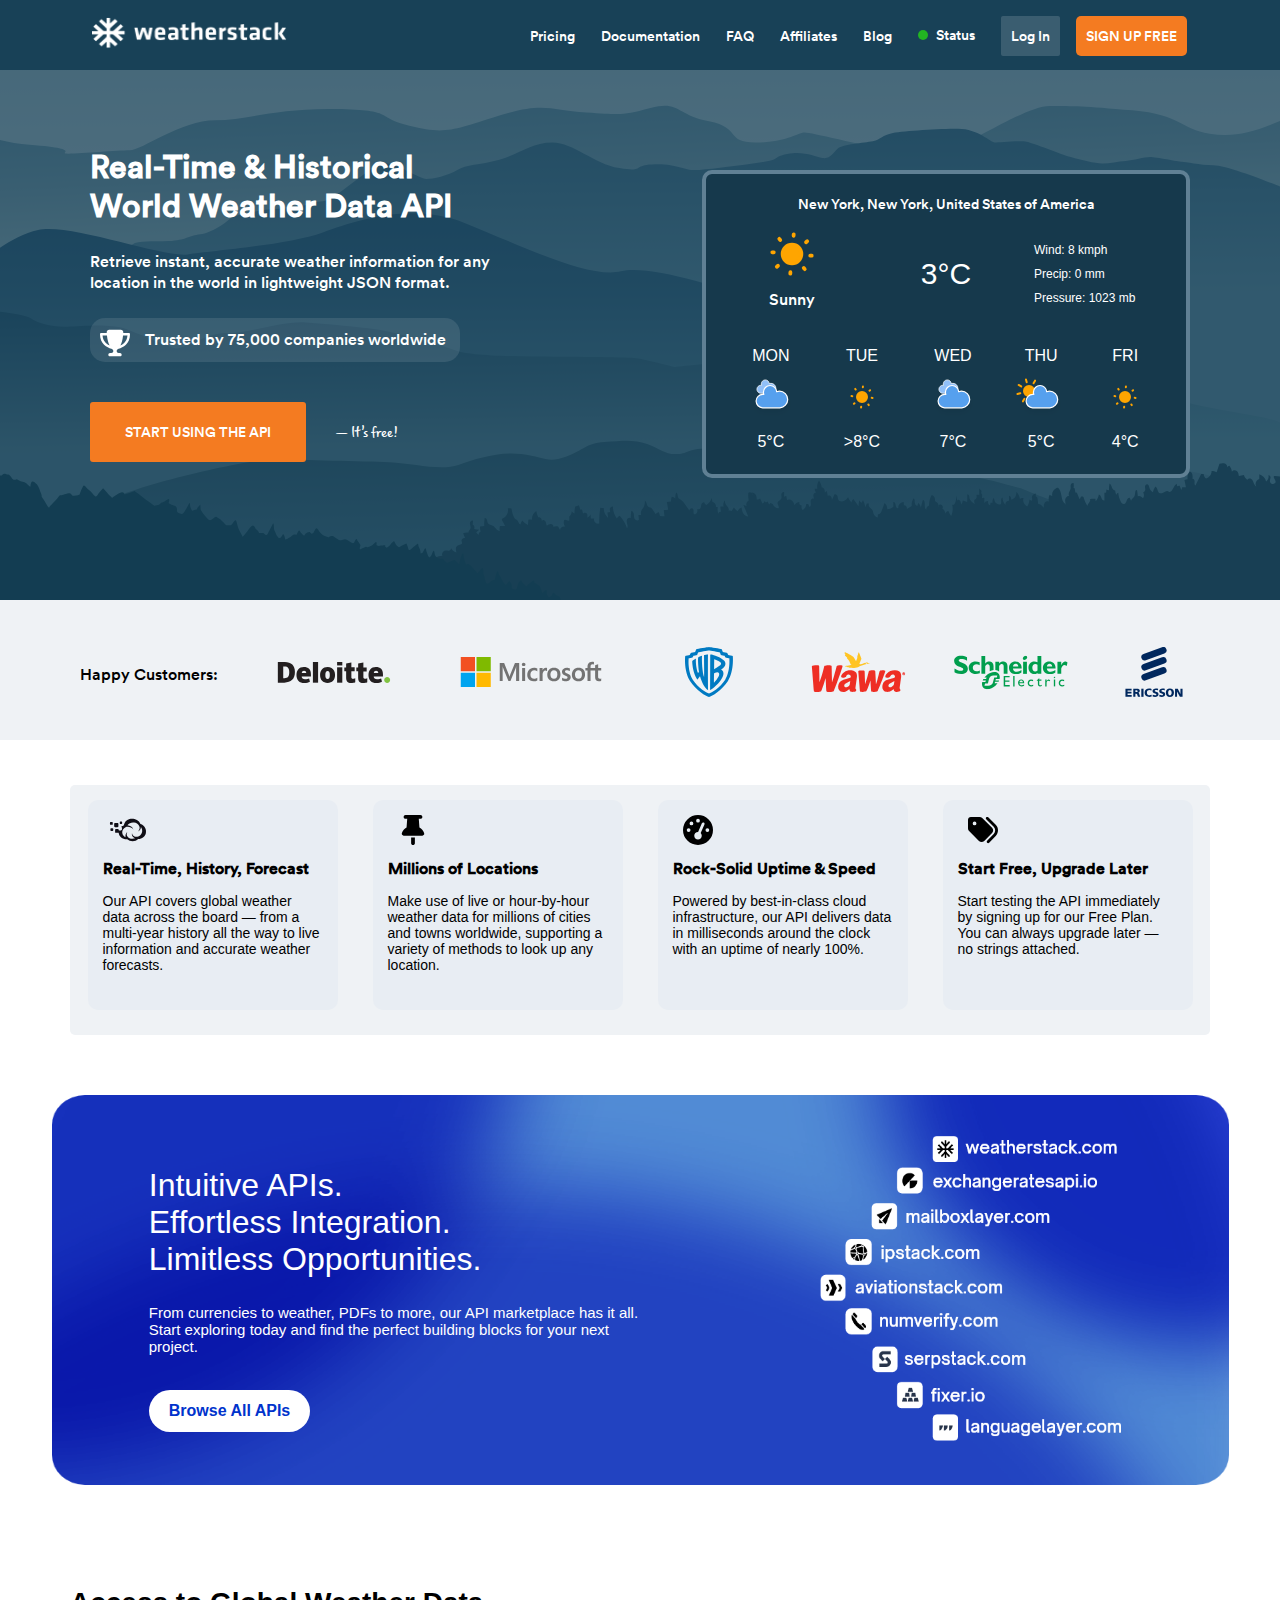
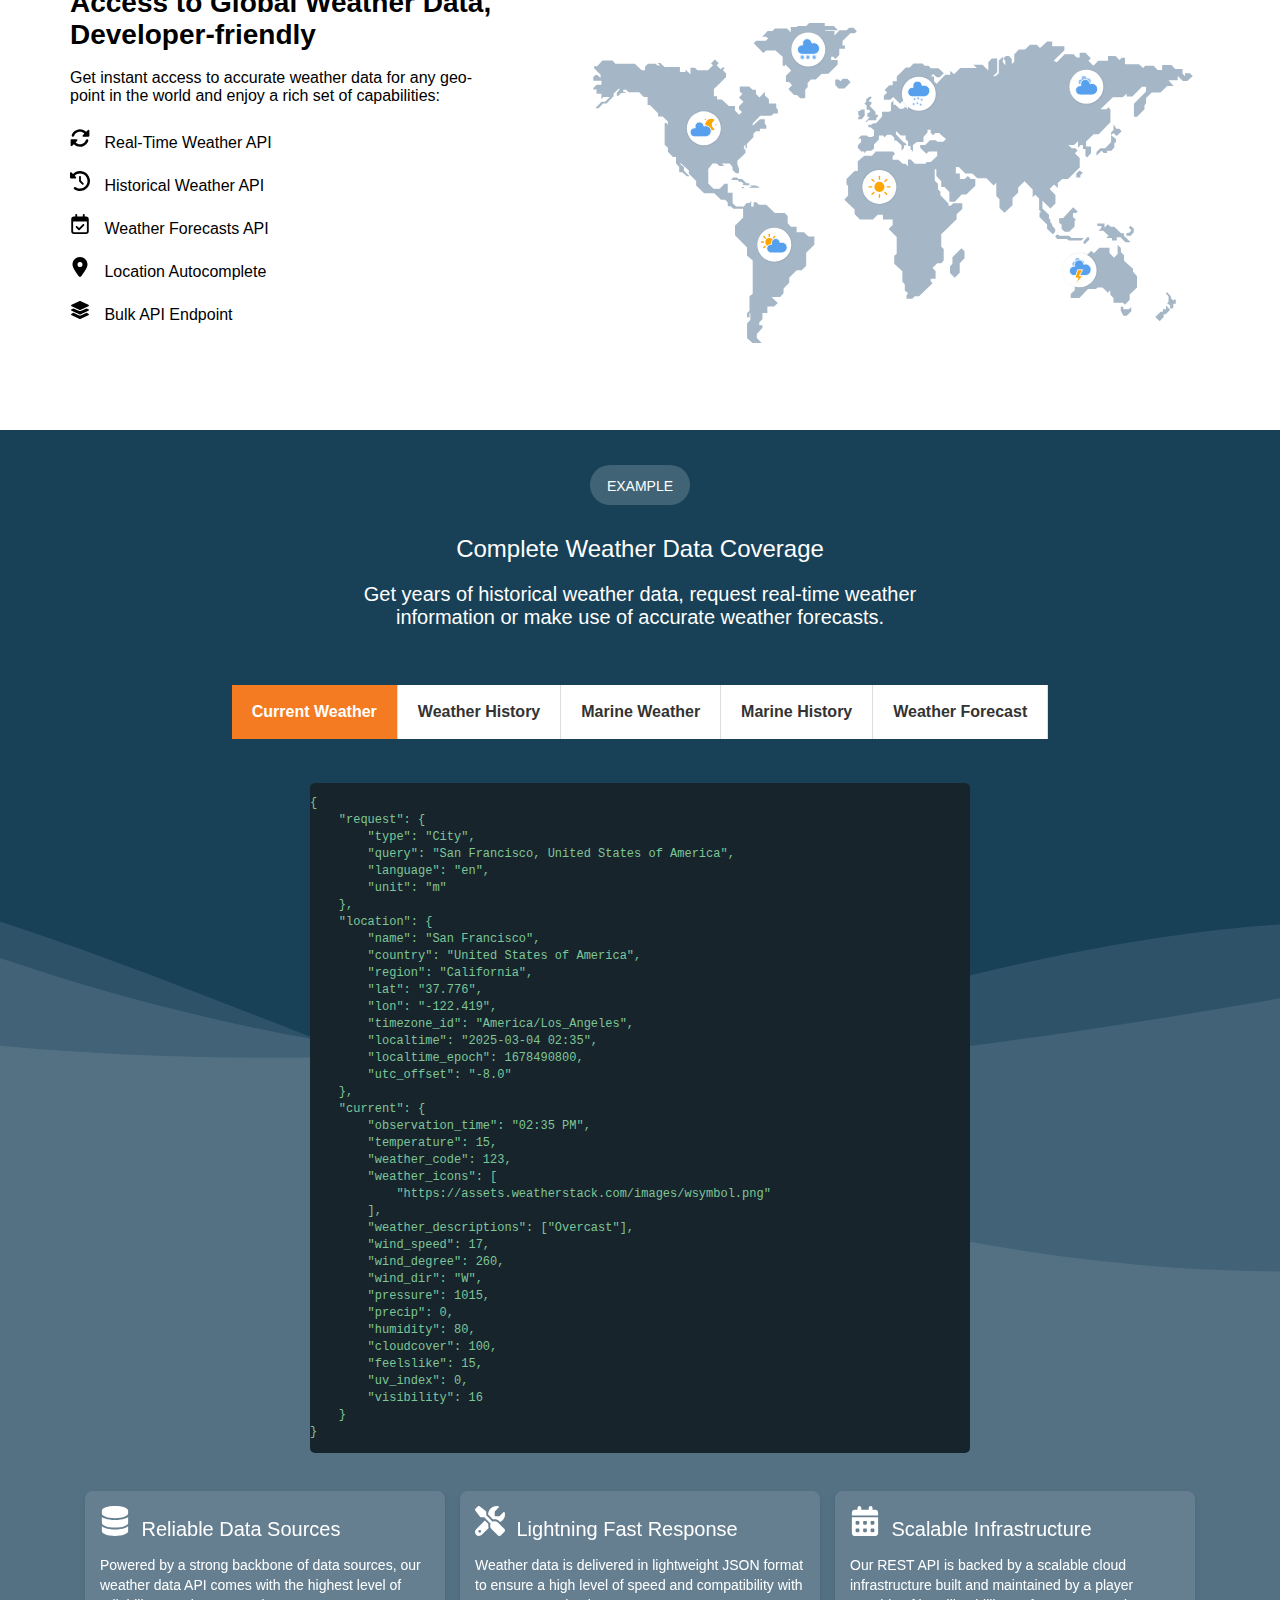
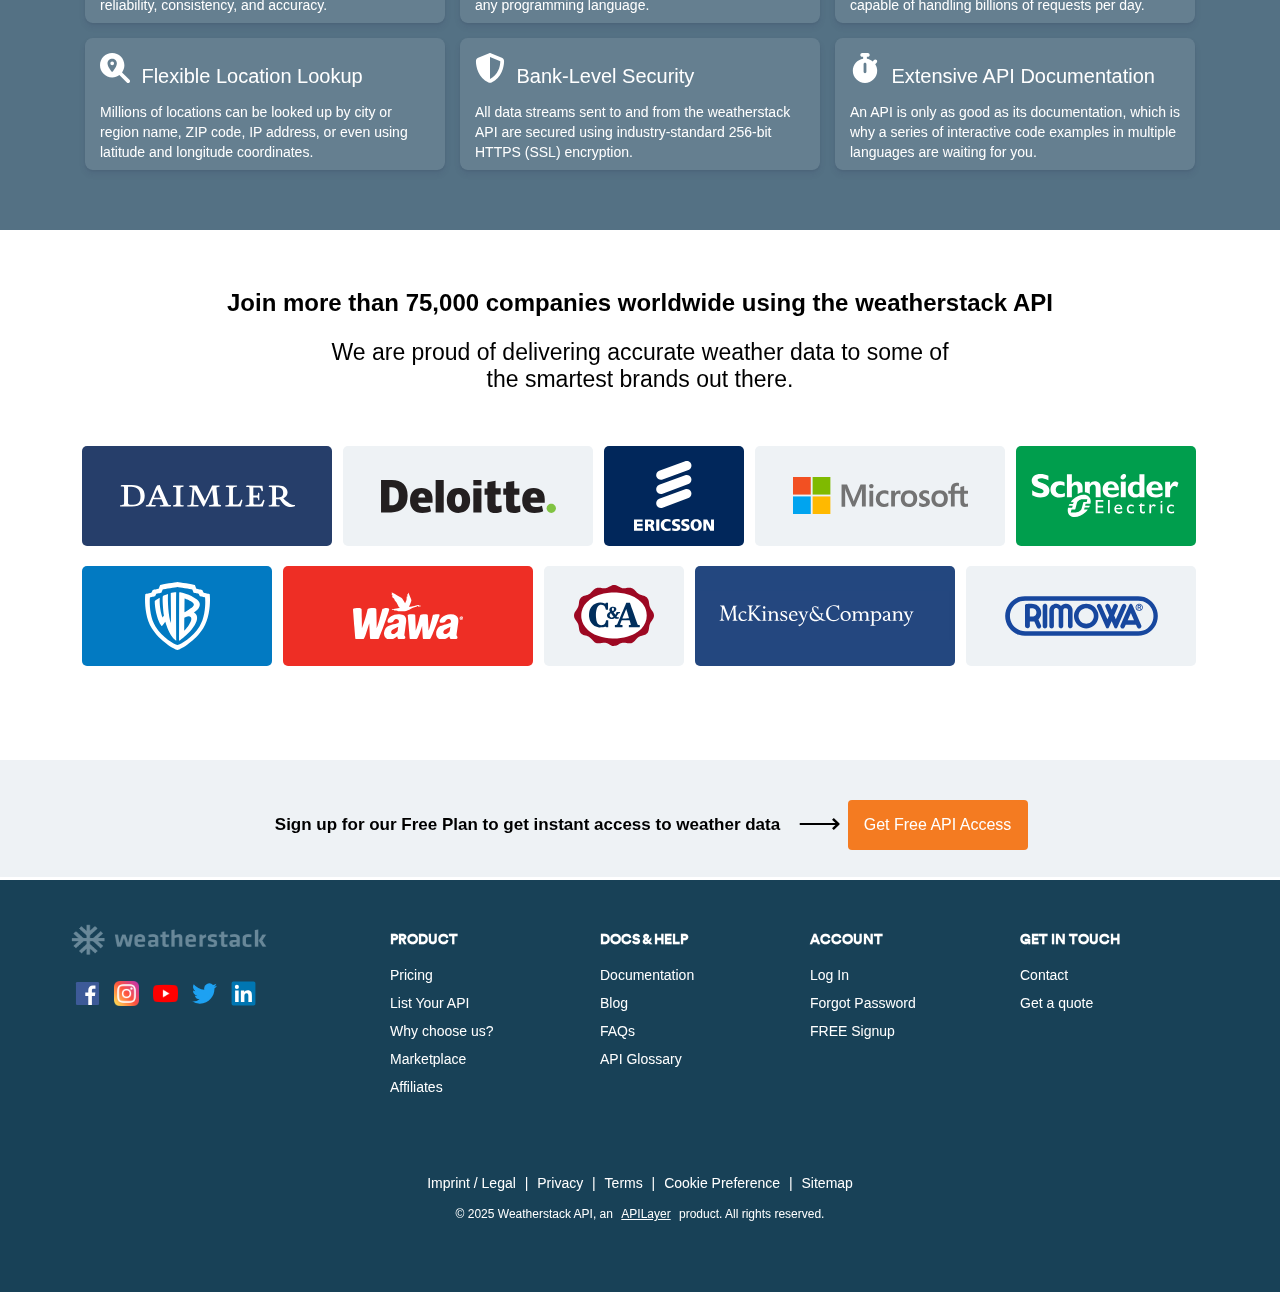
<file: index.html>
<!DOCTYPE html>
<html lang="en">
<head>
    <meta charset="UTF-8">
    <meta name="viewport" content="width=device-width, initial-scale=1.0">
    <title>weatherstack</title>
    <link rel="stylesheet" href="./style/header.css">
    <link rel="stylesheet" href="./style/section-1.css">
    <link rel="stylesheet" href="./style/general.css">
    <link rel="stylesheet" href="./style/section-2&3.css">
    <link rel="stylesheet" href="./style/section-4.css">
    <link rel="stylesheet" href="./style/section_5.css">
    <link rel="stylesheet" href="./style/section-6.css">
    <link rel="stylesheet" href="./style/section-7.css">
    <link rel="stylesheet" href="./style/footer.css">
</head>
<body>
    <header>
        <div class="header-container">
            <div>
                <a href="./index.html"><img class="head-Website-Logo" src="./image/weatherstack_logo_white.png" alt="Website Logo"></a>
            </div>
            <ul class="header_nav">
                <li><a href="./pringcingPage.html">Pricing</a></li>
                <li><a href="https://weatherstack.com/documentation">Documentation</a></li>
                <li><a href="https://weatherstack.com/faq">FAQ</a></li>
                <li><a href="https://affiliate.weatherstack.com/">Affiliates</a></li>
                <li><a href="https://blog.weatherstack.com/">Blog</a></li>
                <li><div class="section-1-status">
                    <div class="section-1-status-dot"></div>
                    <a href="https://status.weatherstack.com/">Status</a>
                    </div></li>
                <li><a href="https://weatherstack.com/login" class="section-1-button-login">Log In</a></li>
                <li><a href="https://weatherstack.com/signup/free"  class="section-1-buttons-signup">SIGN UP FREE</a></li>
            </ul>
        </div>
   </header>

    <main>
        <section class="section-1">
         <div class="section-1-content-container">
            <div class="section-1-content">
                <div class="info">
                    <h2>Real-Time & Historical World Weather Data API</h2>
                    <p>Retrieve instant, accurate weather information for any location in the world in lightweight JSON format.</p>
                    <div class="number_customers">
                        <img class="trophy-icon" src="./image/icon/trophy-solid.svg" alt="trophy-icon">
                        <p class="number_customers_text">Trusted by 75,000 companies worldwide</p>
                    </div>
                    <div>
                        <a title="Create a free weather data API account" href="https://weatherstack.com/signup/free" class="section-1-button">START USING THE API</a>
                        <span class="friendly">— It’s free!</span>
                    </div>
                </div>

                <div class="weather_animated">
                    <div class="location">New York, New York, United States of America</div>
                    <div class="current_weather">
                        <div class="current-container">
                            <div class="current_icon"><img src="./image/weather_icon_full_sun.svg" alt=""></div>
                            <div class="current_weather_discription">Sunny</div>
                        </div>
                        <div >
                            <div class="current_temperature">3°C</div>
                        </div>
                        <div class="current_discription">
                            <div class="current_wind_speed">Wind: 8 kmph</div>
                            <div class="current_precip">Precip: 0 mm</div>
                            <div class="current_pressure">Pressure: 1023 mb</div>
                        </div>
                    </div>

                    <div class="section-1-forecast">
                        <div class="section-1-day">MON<img class="forecast-icon" src="./image/icon/weather_icon_full_clouds.svg" alt=" ">5°C</div>
                        <div class="section-1-day">TUE<img class="forecast-icon" src="./image/icon/weather_icon_full_sun.svg" alt=" ">>8°C</div>
                        <div class="section-1-day">WED<img class="forecast-icon" src="./image/icon/weather_icon_full_clouds.svg" alt=" ">7°C</div>
                        <div class="section-1-day">THU<img class="forecast-icon" src="./image/icon/weather_icon_partly_cloudy.svg" alt=" ">5°C</div>
                        <div class="section-1-day">FRI<img class="forecast-icon" src="./image/icon/weather_icon_full_sun.svg" alt=" ">4°C</div>
                    </div>
                </div>
            </div>
        </div>
    </section>

       <section class="section-2">
            <div class="customer-container">
                <ul class="customers">
                    <li class="customer-word">Happy Customers:</li>
                    <li><img class="section-2-deloitte" src="./image/client_deloitte.svg" alt="Deloitte"></li>  
                    <li><img class="section-2-microsoft" src="./image/client_microsoft.svg" alt="Microsoft"></li>
                    <li><img class="section-2-warnerbros" src="./image/client_warnerbros.svg" alt="Warner Bros"></li>
                    <li><img class="section-2-wawa" src="./image/client_wawa.svg" alt="Wawa"></li>
                    <li><img class="section-2-schneider" src="./image/client_schneider.svg" alt="Schneider Electric"></li>
                    <li><img class="section-2-ericsson" src="./image/client_ericsson_2.svg" alt="Ericsson"></li>
                </ul>
            </div>
        </section>

            <section class="section-3">
                    <div class="section-3-features">
                        <div class="section-3-feature-card">
                            <span class="section-3-icon">
                                <img class="cloud-icon" src="./image/icon/cloudversify-brands.svg" alt="cloud icon">
                            </span>
                            <h4>Real-Time, History, Forecast</h4>
                            <p>Our API covers global weather data across the board — from a multi-year history all the way to live information and accurate weather forecasts.</p>
                        </div>
                        <div class="section-3-feature-card">
                            <span class="section-3-icon"><img class="cloud-icon" src="./image/icon/thumbtack-solid.svg" alt="cloud icon"></span>
                            <h4>Millions of Locations</h4>
                            <p>Make use of live or hour-by-hour weather data for millions of cities and towns worldwide, supporting a variety of methods to look up any location.</p>
                        </div>
                        <div class="section-3-feature-card">
                            <span class="section-3-icon"><img class="cloud-icon" src="./image/icon/gauge-high-solid.svg" alt="cloud icon"></span>
                            <h4>Rock-Solid Uptime & Speed</h4>
                            <p>Powered by best-in-class cloud infrastructure, our API delivers data in milliseconds around the clock with an uptime of nearly 100%.</p>
                        </div>
                        <div class="section-3-feature-card">
                            <span class="section-3-icon"><img class="cloud-icon" src="./image/icon/tags-solid.svg" alt="cloud icon"></span>
                            <h4>Start Free, Upgrade Later</h4>
                            <p>Start testing the API immediately by signing up for our Free Plan. You can always upgrade later — no strings attached.</p>
                        </div>
                    </div>
                </div>
        </section>
    
        <section class="section-4">
            <div class="section-4-container">
                <div class="section-4-content">
                    <h2>Intuitive APIs.<br>Effortless Integration.<br>Limitless Opportunities.</h2>
                    <p>From currencies to weather, PDFs to more, our API marketplace has it all.
                       Start exploring today and find the perfect building blocks for your next project.</p>
                    <a href="https://apilayer.com/?utm_source=weatherstackBanner&utm_medium=Referral" target="_blank" class="section-4-button">Browse All APIs</a>
                </div>
                <div class="new_logo"><img src="./image/new-logo.png" alt="new logo of the page"></div>
            </div>
        </section>

        <section class="section-5">
            <div class="section-5-container">
                <div class="text-section">
                    <h4>Access to Global Weather Data, <br> Developer-friendly</h4>
                    <p>Get instant access to accurate weather data for any geo-point in the world and enjoy a rich set of capabilities:</p>
                    <ul class="section-5-features">
                        <li><img src="./image/icon/rotate-solid.svg" alt="Real-Time Weather API"> Real-Time Weather API</li>
                        <li><img src="./image/icon/clock-rotate-left-solid.svg" alt="Historical Weather API"> Historical Weather API</li>
                        <li><img src="./image/icon/calendar-check-regular.svg" alt="Weather Forecasts API"> Weather Forecasts API</li>
                        <li><img src="./image/icon/location-dot-solid.svg" alt="Location Autocomplete"> Location Autocomplete</li>
                        <li><img src="./image/icon/layer-group-solid.svg"> Bulk API Endpoint</li>
                    </ul>
                </div>
                <div class="world_map_section">
                    <img class="world_map" src="./image/world_map_vector.svg" alt="World Map">
                </div>
            </div>
        </section>

    <section class="section-6">
        <div class="section-6-big-container"> 
            <div class="section-6-container">
                <div class="section-6-button-container">
                    <button class="section-6-example_button">EXAMPLE</button>
                </div>
                <div class="section-6-header">Complete Weather Data Coverage</div>
                <div class="section-6-sub-header">Get years of historical weather data, request real-time weather <br>information or make use of accurate weather forecasts.</div>
            
                <div class="section-6-tabs-wrapper">
                <ul class="section-6-tabs">
                    <li><a href="#current" class="tab active">Current Weather</a></li>
                    <li><a href="#history" class="tab">Weather History</a></li>
                    <li><a href="#marine-weather" class="tab">Marine Weather</a></li>
                    <li><a href="#marine-history" class="tab">Marine History</a></li>
                    <li><a href="#forecast" class="tab">Weather Forecast</a></li>
                </ul>
                </div> 
            
                <div class="section-6-code-block">
                    <pre id="weather-data">
{
    "request": {
        "type": "City",
        "query": "San Francisco, United States of America",
        "language": "en",
        "unit": "m"
    },
    "location": {
        "name": "San Francisco",
        "country": "United States of America",
        "region": "California",
        "lat": "37.776",
        "lon": "-122.419",
        "timezone_id": "America/Los_Angeles",
        "localtime": "2025-03-04 02:35",
        "localtime_epoch": 1678490800,
        "utc_offset": "-8.0"
    },
    "current": {
        "observation_time": "02:35 PM",
        "temperature": 15,
        "weather_code": 123,
        "weather_icons": [
            "https://assets.weatherstack.com/images/wsymbol.png"
        ],
        "weather_descriptions": ["Overcast"],
        "wind_speed": 17,
        "wind_degree": 260,
        "wind_dir": "W",
        "pressure": 1015,
        "precip": 0,
        "humidity": 80,
        "cloudcover": 100,
        "feelslike": 15,
        "uv_index": 0,
        "visibility": 16
    }
}
                    </pre>
                </div>
            </div>
            <div class="section-6-feature-container">
            <div class="section-6-feature">
                <div class="section-6-feature-card">
                    <span><img src="./image/icon/pricing/10-1.svg" alt=" "></span>
                    <b>Reliable Data Sources</b>
                    <p>Powered by a strong backbone of data sources, our weather data API comes with the highest level of reliability, consistency, and accuracy.</p>
                </div>
                <div class="section-6-feature-card">
                    <span><img src="./image/icon/pricing/11-1.svg" alt=" "></span>
                    <b>Lightning Fast Response</b>
                    <p>Weather data is delivered in lightweight JSON format to ensure a high level of speed and compatibility with any programming language.</p>
                </div>
                <div class="section-6-feature-card">
                    <span><img src="./image/icon/pricing/5-1.svg" alt=" "></span>
                    <b>Scalable Infrastructure</b>
                    <p>Our REST API is backed by a scalable cloud infrastructure built and maintained by a player capable of handling billions of requests per day.</p>
                </div>
                <div class="section-6-feature-card">
                    <span><img src="./image/icon/pricing/3-1.svg" alt=" "></span>
                    <b>Flexible Location Lookup</b>
                    <p>Millions of locations can be looked up by city or region name, ZIP code, IP address, or even using latitude and longitude coordinates.</p>
                </div>
                <div class="section-6-feature-card">
                    <span><img src="./image/icon/pricing/4-1.svg" alt=" "></span>
                    <b>Bank-Level Security</b>
                    <p>All data streams sent to and from the weatherstack API are secured using industry-standard 256-bit HTTPS (SSL) encryption.</p>
                </div>
                <div class="section-6-feature-card">
                    <span><img src="./image/icon/pricing/6-1.svg" alt=" "></span>
                    <b>Extensive API Documentation</b>
                    <p>An API is only as good as its documentation, which is why a series of interactive code examples in multiple languages are waiting for you.</p>
                </div>
            </div>
        </div>
        </div> 
    </section>

    <section class="section-7">
        <div class="section-7-container">
            <h2>Join more than 75,000 companies worldwide using the weatherstack API</h2>
            <p>We are proud of delivering accurate weather data to some of <br>the smartest brands out there.</p>
        
            <ul class="section-7-logos">
                <li class="daimler"></li>
                <li class="deloitte"></li>
                <li class="ericsson"></li>
                <li class="microsoft"></li>
                <li class="schneider"></li>
                <li class="warnerbros"></li>
                <li class="wawa"></li>
                <li class="canda"></li>
                <li class="mckinsey"></li>
                <li class="rimowa"></li>
            </ul>
        </div>
        <div class="section-7-signup-container">
            <div class="section-7-signup">
                <div class="section-7-signup-text">Sign up for our Free Plan to get instant access to weather data </div>
                <div class="section-7-arrow">&longrightarrow;</div>
                <div><a href="https://weatherstack.com/signup/free" class="section-7-button">Get Free API Access</a></div>
            </div>

        </div>
    </section>
</main>

    <footer class="footer">
        <div class="footer-container">
            <div class="footer-logo">
                <div><a href="./index.html"><img class="footer-Website-Logo" src="./image/weatherstack_logo_footer.png" alt="Website Logo"></a>
                </div>
                <div class="social-icons">
                    <a href="https://www.facebook.com/APILayer/" target="_blank"><img src="./image/facebook-original.svg" alt="Facebook"></a>
                    <a href="https://www.instagram.com/apilayer/" target="_blank"><img src="./image/instagram.png" alt="Instagram"></a>
                    <a href="https://www.youtube.com/channel/UCwDncja3klyMhkKXWV1zoNQ" target="_blank"><img src="./image/youtube.png" alt="YouTube"></a>
                    <a href="https://x.com/apilayer/" target="_blank"><img src="./image/twitter-original.svg" alt="Twitter"></a>
                    <a href="https://www.linkedin.com/authwall?trk=ripf&trkInfo=AQESw3_dz9mOEAAAAYMMykyAXLrKWTKL3Q6geO69ZLgKpP17rEgX7iUGjaigeEGynL1Rie-9w6to3tGsRihPBx-uPO7pGgRqEJ4FblxJDHlbg_VON-P_QB1Wzu_fRjrA8auiqyg=&original_referer=https://apilayer.com/&sessionRedirect=https%3A%2F%2Fwww.linkedin.com%2Fcompany%2Fapilayer%2F" target="_blank"><img src="./image/linkedin-original.svg" alt="LinkedIn"></a>
                </div>
            </div>

            <div class="footer-links">
                <div class="footer-column">
                    <h4>PRODUCT</h4>
                    <a href="#">Pricing</a>
                    <a href="#">List Your API</a>
                    <a href="#">Why choose us?</a>
                    <a href="#">Marketplace</a>
                    <a href="#">Affiliates</a>
                </div>
                <div class="footer-column">
                    <h4>DOCS & HELP</h4>
                    <a href="#">Documentation</a>
                    <a href="#">Blog</a>
                    <a href="#">FAQs</a>
                    <a href="#">API Glossary</a>
                </div>
                <div class="footer-column">
                    <h4>ACCOUNT</h4>
                    <a href="#">Log In</a>
                    <a href="#">Forgot Password</a>
                    <a href="#">FREE Signup</a>
                </div>
                <div class="footer-column">
                    <h4>GET IN TOUCH</h4>
                    <a href="#">Contact</a>
                    <a href="#">Get a quote</a>
                </div>
            </div>
        </div>

        <div class="footer-bottom">
            <a href="https://www.ideracorp.com/legal/APILayer" target="_blank">Imprint / Legal</a> |
            <a href="https://www.ideracorp.com/Legal/PrivacyPolicy" target="_blank">Privacy</a> | 
            <a href="https://www.ideracorp.com/legal/APILayer#tabs-2" target="_blank">Terms</a> |
            <a href="https://www.ideracorp.com/en/legal/privacypolicy" target="_blank">Cookie Preference</a> |
            <a href="https://weatherstack.com/sitemap.php">Sitemap</a>
            <br><br>
            <div class="last-p">© 2025 Weatherstack API, an <a href="https://apilayer.com/"><u>APILayer</u></a> product. All rights reserved.</div>
        </div>
    </footer>
<script src="./javascriptForWeather.js"></script>
</body>
</html>
</file>
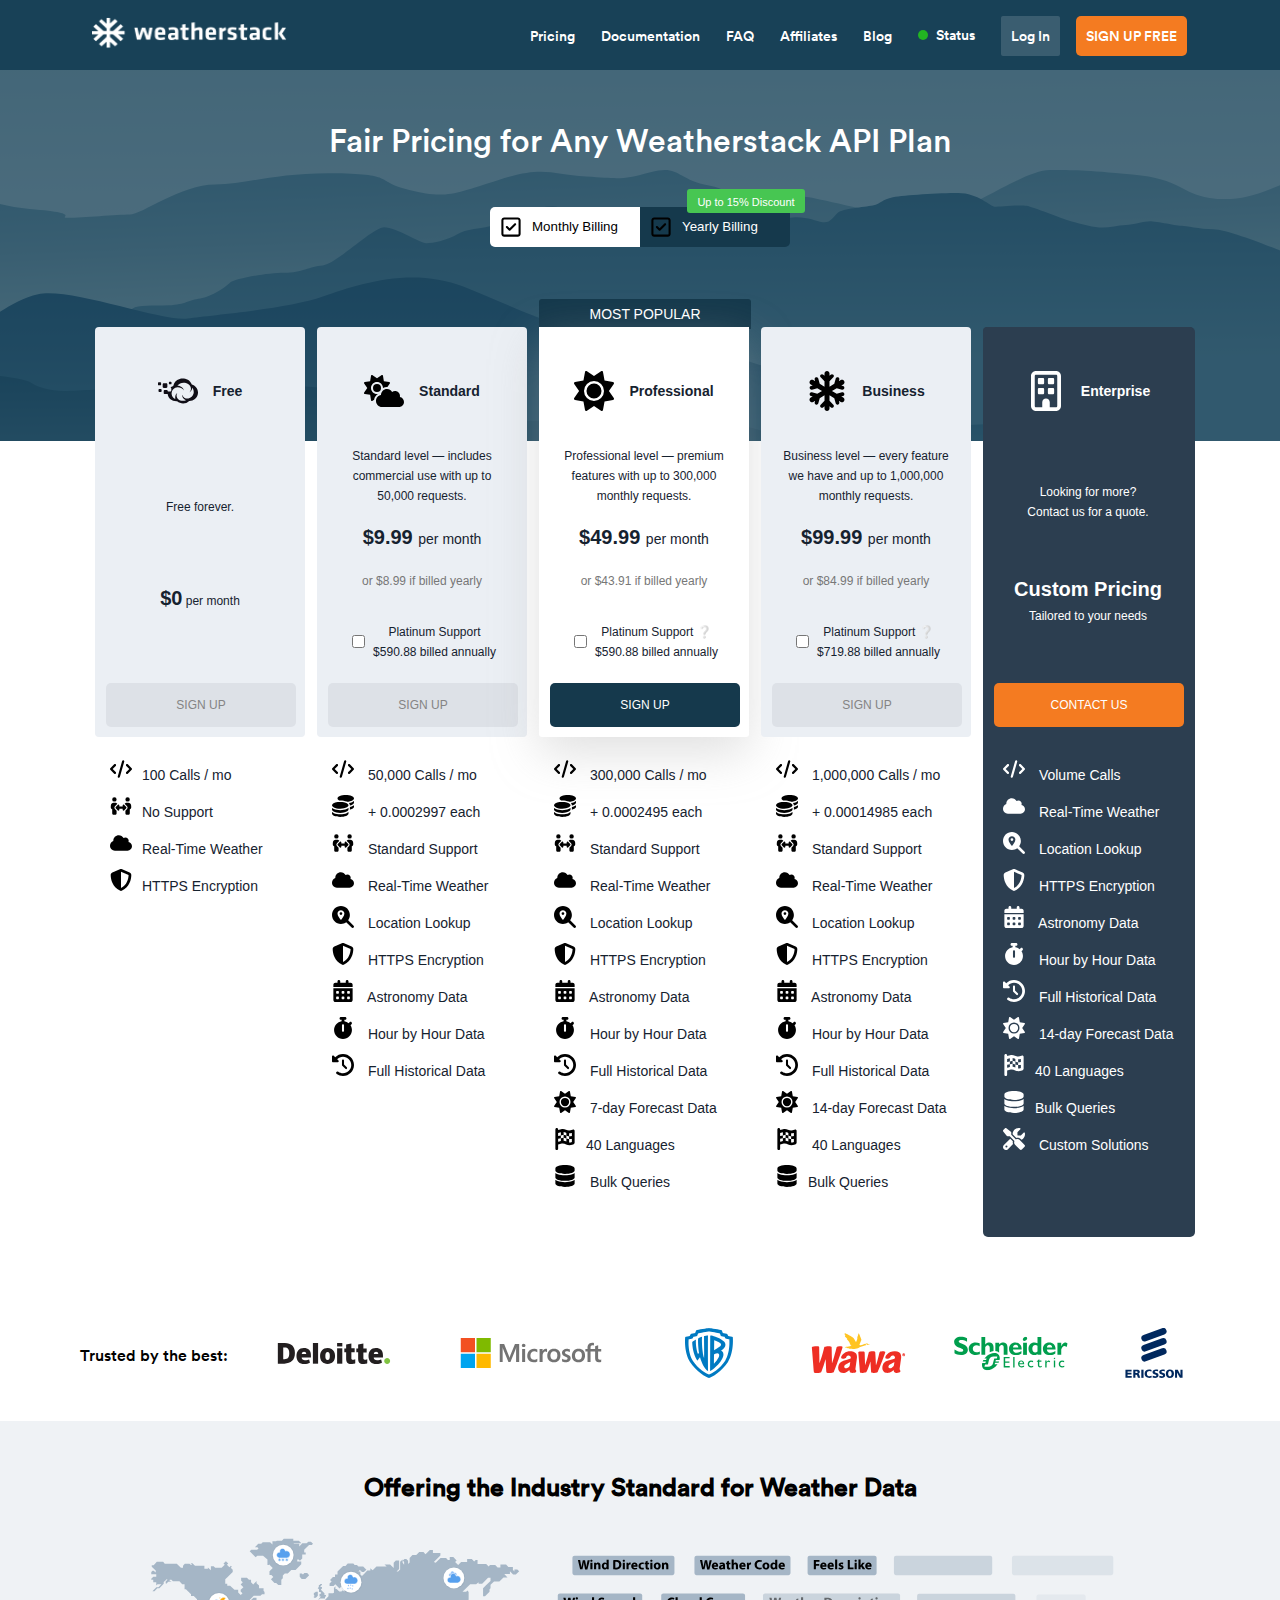
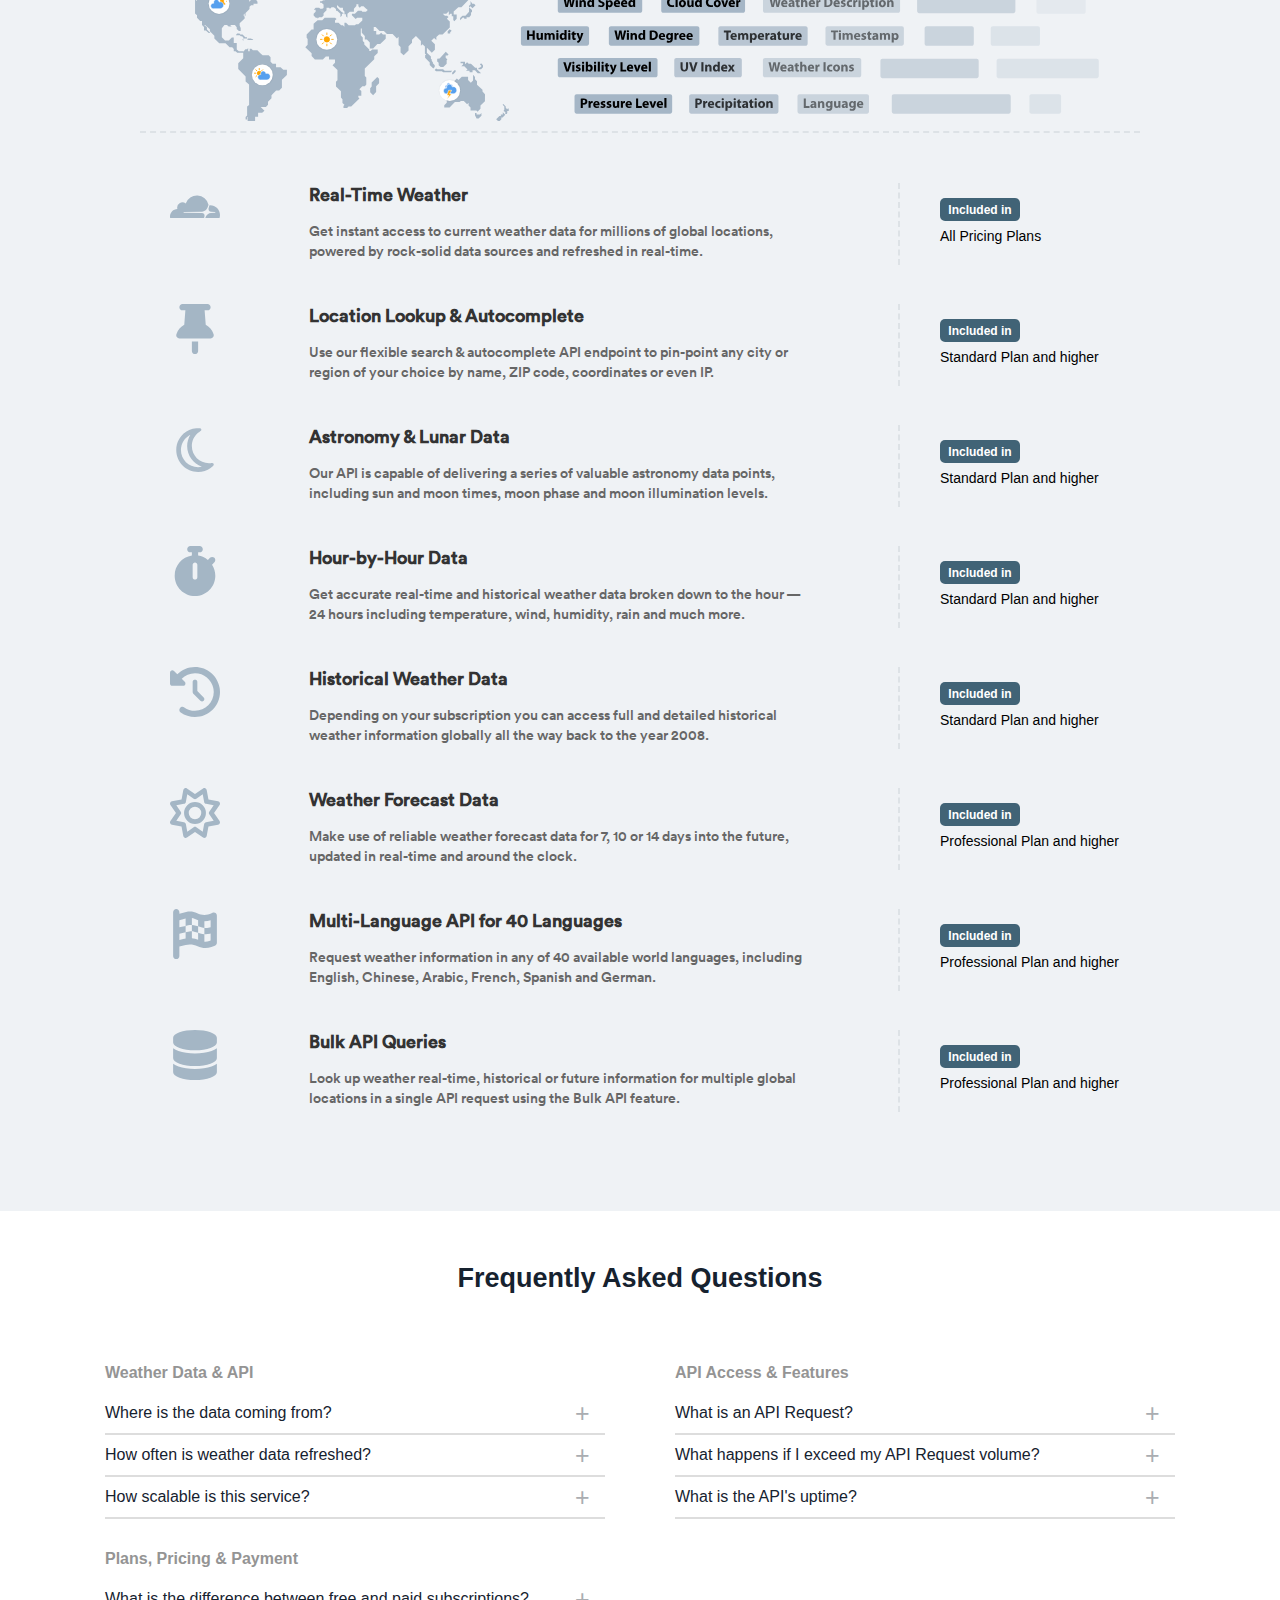
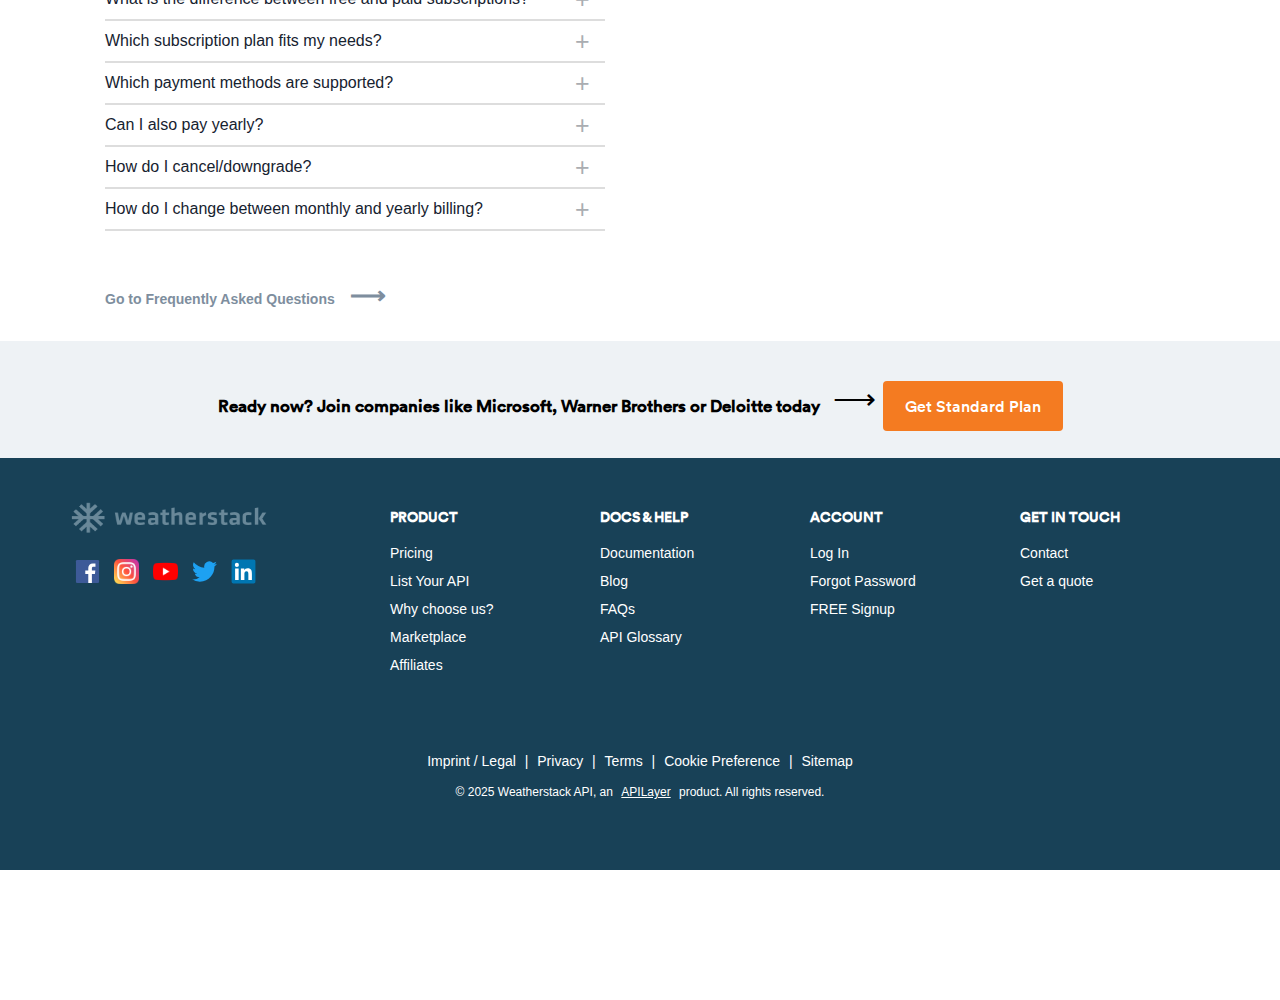
<file: pringcingPage.html>
<!DOCTYPE html>
<html lang="en">
<head>
    <meta charset="UTF-8">
    <meta name="viewport" content="width=device-width, initial-scale=1.0">
    <title>Pricing</title>
    <link rel="stylesheet" href="./style/general.css">
    <link rel="stylesheet" href="./style/header.css">
    <link rel="stylesheet" href="./style/pricing/pricing-1.css">
    <link rel="stylesheet" href="./style/pricing/pricing-2.css">
    <link rel="stylesheet" href="./style/pricing/pricing-3&4.css">
    <link rel="stylesheet" href="./style/pricing/pricing-5.css">
    <link rel="stylesheet" href="./style/pricing/pricing-6.css">
    <link rel="stylesheet" href="./style/pricing/pricing-7.css">
    <link rel="stylesheet" href="./style/footer.css">

</head>
<body>
    <header>
        <div class="header-container">
            <div>
                <a href="./index.html"><img class="head-Website-Logo" src="./image/weatherstack_logo_white.png" alt="Website Logo"></a>
            </div>
            <ul class="header_nav">
                <li><a href="./pringcingPage.html">Pricing</a></li>
                <li><a href="https://weatherstack.com/documentation">Documentation</a></li>
                <li><a href="https://weatherstack.com/faq">FAQ</a></li>
                <li><a href="https://affiliate.weatherstack.com/">Affiliates</a></li>
                <li><a href="https://blog.weatherstack.com/">Blog</a></li>
                <li><div class="section-1-status">
                    <div class="section-1-status-dot"></div>
                    <a href="https://status.weatherstack.com/">Status</a>
                    </div></li>
                <li><a href="https://weatherstack.com/login" class="section-1-button-login">Log In</a></li>
                <li><a href="https://weatherstack.com/signup/free"  class="section-1-buttons-signup">SIGN UP FREE</a></li>
            </ul>
        </div>
   </header>

    <section class="pricing-1">
        <div class="pricing-container-1">
            <h2>Fair Pricing for Any Weatherstack API Plan</h2>
            <div class="button-container">
                <button class="discount-button" id="discountButton">Up to 15% Discount</button>
                <button class="billing-button" id="monthlyBilling">
                    <img class="check-icon" src="./image/icon/square-check-regular.svg">
            Monthly Billing
                </button>
                 <button class="billing-button active" id="yearlyBilling">
                    <img class="check-icon" src="./image/icon/square-check-regular.svg">
            Yearly Billing
        </button>
            </div>
        </div>
    </section>

    <section class="pricing-2">
        <ul class="pricing-container-2">
            <li class="pricing-plan">
                <div class="upper-plan-box">
                    <div><h3><img class="check-icon-1" src="./image/icon/cloudversify-brands.svg">Free</h3></div>
                    <div>Free forever.</div>
                    <div><span class="price">$0</span><span> per month</span></div>
                    <div class="signup-button-container"><span class="signup-button">SIGN UP</span></div>
                </div>

            <div class="bottom-plan-box">
                <ul class="features">
                    <li> <img class="check-icon" src="./image/icon/pricing/1.svg">100 Calls / mo</li>
                    <li> <img class="check-icon" src="./image/icon/pricing/2 or 3.svg">No Support</li>
                    <li> <img class="check-icon" src="./image/icon/pricing/4.svg">Real-Time Weather</li>
                    <li> <img class="check-icon" src="./image/icon/pricing/6.svg">HTTPS Encryption</li>
                </ul>
                </div>
            </li>
    
            <li class="pricing-plan">
                <div class="upper-plan-box">
                    <div>
                        <h3><img class="check-icon-1" src="./image/icon/cloud-sun-solid (1).svg"> Standard</h3></div>
                        <div>Standard level — includes commercial use with up to 50,000 requests.</div>
                        <div class="price">$9.99 <span style="font-size:14px; font-weight: normal;">per month</span></div>
                        <div class="bill-yearly">or $8.99 if billed yearly</div>
                        <div class="platinum-support">
                            <input type="checkbox"> Platinum Support<br>$590.88 billed annually
                        </div>
                    <div class="signup-button-container"><span class="signup-button">SIGN UP</span></div>
            </div>
            <div class="bottom-plan-box">
                <ul class="features">
                    <li><img class="check-icon" src="./image/icon/pricing/1.svg"> 50,000 Calls / mo</li>
                    <li><img class="check-icon" src="./image/icon/pricing/2.svg"> + 0.0002997 each</li>
                    <li><img class="check-icon" src="./image/icon/pricing/2 or 3.svg"> Standard Support</li>
                    <li><img class="check-icon" src="./image/icon/pricing/4.svg"> Real-Time Weather</li>
                    <li><img class="check-icon" src="./image/icon/pricing/5.svg"> Location Lookup</li>
                    <li><img class="check-icon" src="./image/icon/pricing/6.svg"> HTTPS Encryption</li>
                    <li><img class="check-icon" src="./image/icon/pricing/7.svg"> Astronomy Data</li>
                    <li><img class="check-icon" src="./image/icon/pricing/8.svg"> Hour by Hour Data</li>
                    <li><img class="check-icon" src="./image/icon/pricing/9.svg"> Full Historical Data</li>
                </ul>
            </div>
            </li>
    
            <li class="pricing-plan">
                <div id="most-popular">MOST POPULAR</div>
                <div class="upper-plan-box" id="Professional">
                    <div>
                        <h3><img class="check-icon-1" src="./image/icon/sun-solid.svg"> Professional</h3>
                    </div>
                    <div>Professional level — premium features with up to 300,000 monthly requests.</div>
                    <div class="price">$49.99 <span style="font-size:14px; font-weight: normal;">per month</span></div>
                    <div class="bill-yearly">or $43.91 if billed yearly</div>
                    <div class="platinum-support">
                        <input type="checkbox"> Platinum Support ❔ <br>$590.88 billed annually
                    </div>
                <div class="signup-button-container"><a href="#" class="signup-button" id="signup-button-3">SIGN UP</a>
                </div>
            </div>
            <div class="bottom-plan-box">
                <ul class="features">
                    <li><img class="check-icon" src="./image/icon/pricing/1.svg"> 300,000 Calls / mo</li>
                    <li><img class="check-icon" src="./image/icon/pricing/2.svg"> + 0.0002495 each</li>
                    <li><img class="check-icon" src="./image/icon/pricing/2 or 3.svg"> Standard Support</li>
                    <li><img class="check-icon" src="./image/icon/pricing/4.svg"> Real-Time Weather</li>
                    <li><img class="check-icon" src="./image/icon/pricing/5.svg"> Location Lookup</li>
                    <li><img class="check-icon" src="./image/icon/pricing/6.svg"> HTTPS Encryption</li>
                    <li><img class="check-icon" src="./image/icon/pricing/7.svg"> Astronomy Data</li>
                    <li><img class="check-icon" src="./image/icon/pricing/8.svg"> Hour by Hour Data</li>
                    <li><img class="check-icon" src="./image/icon/pricing/9.svg"> Full Historical Data</li>
                    <li><img class="check-icon" src="./image/icon/pricing/10.svg"> 7-day Forecast Data</li>
                    <li><img class="check-icon" src="./image/icon/pricing/11.svg">40 Languages</li>
                    <li><img class="check-icon" src="./image/icon/pricing/12.svg"> Bulk Queries</li>
                </ul>
            </div>
    
                <li class="pricing-plan">
                    <div class="upper-plan-box">
                        <div>
                            <h3><img class="check-icon-1" src="./image/icon/snowflake-solid.svg"> Business</h3>
                        </div>
                        <div>Business level — every feature we have and up to 1,000,000 monthly requests.</div>
                        <div class="price">$99.99 <span style="font-size:14px; font-weight: normal;">per month</span></div>
                        <div class="bill-yearly">or $84.99 if billed yearly</div>
                        <div class="platinum-support">
                            <input type="checkbox"> Platinum Support ❔ <br>$719.88 billed annually
                        </div>
                        <div class="signup-button-container"><a href="#" class="signup-button">SIGN UP</a>
                        </div>
                </div>
                <div class="bottom-plan-box">
                    <ul class="features">
                        <li><img class="check-icon" src="./image/icon/pricing/1.svg"> 1,000,000 Calls / mo</li>
                        <li><img class="check-icon" src="./image/icon/pricing/2.svg"> + 0.00014985 each</li>
                        <li><img class="check-icon" src="./image/icon/pricing/2 or 3.svg"> Standard Support</li>
                        <li><img class="check-icon" src="./image/icon/pricing/4.svg"> Real-Time Weather</li>
                        <li><img class="check-icon" src="./image/icon/pricing/5.svg"> Location Lookup</li>
                        <li><img class="check-icon" src="./image/icon/pricing/6.svg"> HTTPS Encryption</li>
                        <li><img class="check-icon" src="./image/icon/pricing/7.svg"> Astronomy Data</li>
                        <li><img class="check-icon" src="./image/icon/pricing/8.svg"> Hour by Hour Data</li>
                        <li><img class="check-icon" src="./image/icon/pricing/9.svg"> Full Historical Data</li>
                        <li><img class="check-icon" src="./image/icon/pricing/10.svg"> 14-day Forecast Data</li>
                        <li><img class="check-icon" src="./image/icon/pricing/11.svg"> 40 Languages</li>
                        <li><img class="check-icon" src="./image/icon/pricing/12.svg">Bulk Queries</li>
                    </ul>
                </div>
                </li>
            
    
                <li class="pricing-plan" id="Enterprise">
                    <div class="upper-plan-box" id="Enterprise-box">
                    <div>
                        <h3><img class="check-icon-1" src="./image/icon/building-regular.svg"> Enterprise</h3>
                    </div>
                    <div>Looking for more?<br>Contact us for a quote.</div>
                    <div class="price">Custom Pricing</div>
                    <div class="Enterprise-tailor">Tailored to your needs</div>
                    <div class="signup-button-container"><a href="#" class="signup-button" id="signup-button-5">CONTACT US</a></div>
                </div>

                <div class="bottom-plan-box">
                    <ul class="features" id="Enterprise-features">
                        <li><img class="check-icon" src="./image/icon/pricing/1-1.svg"> Volume Calls</li>
                        <li><img class="check-icon" src="./image/icon/pricing/2-1.svg"> Real-Time Weather</li>
                        <li><img class="check-icon" src="./image/icon/pricing/3-1.svg"> Location Lookup</li>
                        <li><img class="check-icon" src="./image/icon/pricing/4-1.svg"> HTTPS Encryption</li>
                        <li><img class="check-icon" src="./image/icon/pricing/5-1.svg"> Astronomy Data</li>
                        <li><img class="check-icon" src="./image/icon/pricing/6-1.svg"> Hour by Hour Data</li>
                        <li><img class="check-icon" src="./image/icon/pricing/7-1.svg"> Full Historical Data</li>
                        <li><img class="check-icon" src="./image/icon/pricing/8-1.svg"> 14-day Forecast Data</li>
                        <li><img class="check-icon" src="./image/icon/pricing/9-1.svg">40 Languages</li>
                        <li><img class="check-icon" src="./image/icon/pricing/10-1.svg">Bulk Queries</li>
                        <li><img class="check-icon" src="./image/icon/pricing/11-1.svg"> Custom Solutions</li>
                    </ul>
                </div>
            </li>
        </ul>

    </section>

    <section class="pricing-3">
        <div class="section-2">
            <div class="customer-container">
                <ul class="customers">
                    <li class="customer-word">Trusted by the best:</li>
                    <li><img class="section-2-deloitte" src="./image/client_deloitte.svg" alt="Deloitte"></li>  
                    <li><img class="section-2-microsoft" src="./image/client_microsoft.svg" alt="Microsoft"></li>
                    <li><img class="section-2-warnerbros" src="./image/client_warnerbros.svg" alt="Warner Bros"></li>
                    <li><img class="section-2-wawa" src="./image/client_wawa.svg" alt="Wawa"></li>
                    <li><img class="section-2-schneider" src="./image/client_schneider.svg" alt="Schneider Electric"></li>
                    <li><img class="section-2-ericsson" src="./image/client_ericsson_2.svg" alt="Ericsson"></li>
                </ul>
            </div>
        </div>
    </section>

    <section class="pricing-4">
        <div class="pricing-4-container">
            <h4>Offering the Industry Standard for Weather Data</h4>
        </div>  
    </section>

    <section class="pricing-5">
        <div class="pricing-5-container">
            <div class="pricing-5-feature" id="pricing-5-container-1">
                <img src="./image/icon/cloudflare-brands.svg" alt="Weather Icon">
                <div class="pricing-5-feature-text">
                    <h3>Real-Time Weather</h3>
                    <p>Get instant access to current weather data for millions of global locations, powered by rock-solid data sources and refreshed in real-time.</p>
                </div>
                <div class="pricing-5-right">
                    <button class="pricing-5-button">Included in</button>
                    <div class="pricing-5-button-text">All Pricing Plans</div> 
                </div>
            </div>
    
            <div class="pricing-5-feature">
                <img src="./image/icon/thumbtack-solid (1).svg" alt="Location Icon">
                <div class="pricing-5-feature-text">
                    <h3>Location Lookup & Autocomplete</h3>
                    <p>Use our flexible search & autocomplete API endpoint to pin-point any city or region of your choice by name, ZIP code, coordinates or even IP.</p>
                </div>
                <div class="pricing-5-right">
                    <button class="pricing-5-button">Included in</button>
                    <div class="pricing-5-button-text">Standard Plan and higher</div> 
                </div>
            </div>
    
            <div class="pricing-5-feature">
                <img src="./image/icon/moon-regular.svg" alt="Moon Icon">
                <div class="pricing-5-feature-text">
                    <h3>Astronomy & Lunar Data</h3>
                    <p>Our API is capable of delivering a series of valuable astronomy data points, including sun and moon times, moon phase and moon illumination levels.</p>
                </div>
                <div class="pricing-5-right">
                    <button class="pricing-5-button">Included in</button>
                    <div class="pricing-5-button-text">Standard Plan and higher</div> 
                </div>
            </div>
    
            <div class="pricing-5-feature">
                <img src="./image/icon/stopwatch-solid.svg" alt="Hourly Icon">
                <div class="pricing-5-feature-text">
                    <h3>Hour-by-Hour Data</h3>
                    <p>Get accurate real-time and historical weather data broken down to the hour — 24 hours including temperature, wind, humidity, rain and much more.</p>
                </div>
                <div class="pricing-5-right">
                    <button class="pricing-5-button">Included in</button>
                    <div class="pricing-5-button-text">Standard Plan and higher</div> 
                </div>
            </div>
    
            <div class="pricing-5-feature">
                <img src="./image/icon/clock-rotate-left-solid (2).svg" alt="History Icon">
                <div class="pricing-5-feature-text">
                    <h3>Historical Weather Data</h3>
                    <p>Depending on your subscription you can access full and detailed historical weather information globally all the way back to the year 2008.</p>
                </div>
                <div class="pricing-5-right">
                    <button class="pricing-5-button">Included in</button>
                    <div class="pricing-5-button-text">Standard Plan and higher</div> 
                </div>
            </div>
    
            <div class="pricing-5-feature">
                <img src="./image/icon/sun-regular.svg" alt="Forecast Icon">
                <div class="pricing-5-feature-text">
                    <h3>Weather Forecast Data</h3>
                    <p>Make use of reliable weather forecast data for 7, 10 or 14 days into the future, updated in real-time and around the clock.</p>
                </div>
                <div class="pricing-5-right">
                    <button class="pricing-5-button">Included in</button>
                    <div class="pricing-5-button-text">Professional Plan and higher</div> 
                </div>
            </div>
    
            <div class="pricing-5-feature">
                <img src="./image/icon/flag-checkered-solid.svg" alt="Language Icon">
                <div class="pricing-5-feature-text">
                    <h3>Multi-Language API for 40 Languages</h3>
                    <p>Request weather information in any of 40 available world languages, including English, Chinese, Arabic, French, Spanish and German.</p>
                </div>
                <div class="pricing-5-right">
                    <button class="pricing-5-button">Included in</button>
                    <div class="pricing-5-button-text">Professional Plan and higher</div> 
                </div>
            </div>
    
            <div class="pricing-5-feature">
                <img src="./image/icon/database-solid (1).svg" alt="Bulk API Icon">
                <div class="pricing-5-feature-text">
                    <h3>Bulk API Queries</h3>
                    <p>Look up weather real-time, historical or future information for multiple global locations in a single API request using the Bulk API feature.</p>
                </div>
                <div class="pricing-5-right">
                    <button class="pricing-5-button">Included in</button>
                    <div class="pricing-5-button-text">Professional Plan and higher</div> 
                </div>
            </div>
        </div>

    </section>
   
    <section class="pricing-6">
        <div class="faq-section">
            <div class="faq-section-title"><h2>Frequently Asked Questions</h2></div>
        <div class="faq-section-center">
          <div class="faq-section-left">
            <div class="faq-section-main-1">
                <div class="faq-category">Weather Data & API</div>
                <div class="faq-item" data-faq>
                    <div class="faq-question">Where is the data coming from?</div> 
                    <div class="faq-answer">The weatherstack API is licensing weather data from some of the largest weather stations and weather data providers in the world, all of which are closely monitored for consistency and data accuracy around the clock.</div>
                </div>
                <div class="faq-item" data-faq>
                    <div class="faq-question">How often is weather data refreshed?</div>
                    <div class="faq-answer">Weather data returned by the API as well as weather forecast data always contains the most up-to-date weather information at the current point in time, updated in real-time.</div>
                </div>
                <div class="faq-item" data-faq>
                    <div class="faq-question">How scalable is this service?</div> 
                    <div class="faq-answer">The weatherstack API is powered by apilayer cloud infrastructure, a system some of the world's most popular real-time API services are running on, making it highly scalable and flexible at any step of the way.</div>
                </div>
            </div>
        
            <div class="faq-section-main-2">
                <div class="faq-category">Plans, Pricing & Payment</div>
                <div class="faq-item" data-faq>
                    <div class="faq-question">What is the difference between free and paid subscriptions?</div>
                    <div class="faq-answer">The weatherstack Free Plan is a way of getting familiar with the API, offering basic API functionality and a limitation of 100 monthly API lookups.<br>
        
                    As soon as you need a higher volume or advanced API features, you can choose from one of the premium subscriptions or <a class="faq-links" href="https://weatherstack.com/contact" target="_blank">contact us</a> for a custom solution.</div>
                </div>
                <div class="faq-item" data-faq>
                    <div class="faq-question">Which subscription plan fits my needs?</div>
                    <div class="faq-answer">The most decisive factor when it comes to your technical requirements is the number of monthly weather data requests you need to make per month. Other factors include HTTPS encryption, historical data, forecast data, and more.<br><br>
        
                    <a class="faq-links" href="https://weatherstack.com/signup/free" target="_blank"> Signing up for the Free Plan</a> Signing up for the Free Plan is a great way of getting to know the API and implementing it without any commitments.</div>
                </div>
                <div class="faq-item" data-faq>
                    <div class="faq-question">Which payment methods are supported?</div> 
                    <div class="faq-answer">Payments can be made via credit card (Visa, MasterCard, Discover, Diner's Club, American Express). Enterprise and high-volume customers may request annual bank transfer payments to be enabled. You can change your payment method at any given time in the "Payment" section of your account dashboard.</div>
                </div>
                <div class="faq-item" data-faq>
                    <div class="faq-question">Can I also pay yearly?</div>
                    <div class="faq-answer">Yes. If you choose annual billing, the total price of your subscription plan will be up to 15% lower than the total amount you would pay with a monthly payment frequency.</div>
                </div>
                <div class="faq-item" data-faq>
                    <div class="faq-question">How do I cancel/downgrade? </div>
                    <div class="faq-answer">You can initiate a cancellation or downgrade by selecting a new plan and providing at least one reason for your decision. The customer service team will cancel or downgrade your plan. Downgrades are not effective immediately; your premium subscription will remain active until the end of the current billing period.</div>
                </div>
                <div class="faq-item" data-faq>
                    <div class="faq-question">How do I change between monthly and yearly billing?</div>
                    <div class="faq-answer">To change your subscription from monthly to yearly billing, submit a request on the <a class="faq-links" href="https://weatherstack.com/contact" target="_blank">Contact Us</a> page on the website following these steps:<br><br>

                    <b>Step 1:</b><a class="faq-links" href="https://weatherstack.com/login" target="_blank"> Sign in</a> to your account<br><br>
                    
                    <b>Step 2:</b> Go to <a class="faq-links" href="https://weatherstack.com/contact" target="_blank">Contact Us</a> page<br><br>
                    
                    <b>Step 3:</b> Fill out the form and choose the “Sales” category for this request.<br><br>
                    
                    <b>Step 4:</b> In the text box, include your specific request for example “Change from Monthly to Yearly subscription.”</div>
                </div>
            </div>
       
            <div class="faq-answer-bottom">
                <p><a href="https://weatherstack.com/faq">Go to Frequently Asked Questions<span id="feq-long-arrow">&longrightarrow;</span></a></p>
            </div>
        </div>


    <div class="faq-section-right">
        <div class="faq-section-main-3">
            <div class="faq-category">API Access & Features</div>
            <div class="faq-item" data-faq>
                <div class="faq-question">What is an API Request?</div>
                <div class="faq-answer">Pricing is based on the number of monthly API requests allowed. Each time the weatherstack API service is used to look up a weather information, one API request is consumed. API errors are not counted towards your monthly quota.</div>
            </div>
            <div class="faq-item" data-faq>
                <div class="faq-question">What happens if I exceed my API Request volume?</div>
                <div class="faq-answer">Users will be automatically notified via email and in their account dashboard as soon as at least 75%, 90%, and 100% of their monthly API quota has been reached. After reaching 100% of the allowance, overages fees will apply so we make sure you won’t experience any disruptions and your website/application will keep running smoothly. You can learn more about overages billing <a class="faq-links" href="https://weatherstack.com/documentation#billing-overages" target="_blank">here</a>.</div>
            </div>
            <div class="faq-item" data-faq>
                <div class="faq-question">What is the API's uptime?</div>
                <div class="faq-answer">Our API's system status is closely monitored around the clock. Every effort is made to ensure the highest possible level of availability and consistency, and we are proud to have an average uptime rate of nearly 100% (99.9%), calculated based on the past 12 months.<br><br>
    
                There is a public API status page available at the following URL: <a class="faq-links" href="https://status.weatherstack.com/" target="_blank">status.weatherstack.com</a>.</div>
            </div>
        </div>
    </div>
</div>
</section>

<section class="pricing-7">
    <div class="section-7-signup-container">
        <div class="section-7-signup">
            <div class="section-7-signup-text">Ready now? Join companies like Microsoft, Warner Brothers or Deloitte today</div>
            <div class="section-7-arrow">&longrightarrow;</div>
            <div><a href="https://weatherstack.com/signup/standard" class="section-7-button">Get Standard Plan</a></div>
        </div>

    </div>
</section>


    <footer class="footer">
        <div class="footer-container">
            <div class="footer-logo">
                <div><a href="./index.html"><img class="footer-Website-Logo" src="./image/weatherstack_logo_footer.png" alt="Website Logo"></a>
                </div>
                <div class="social-icons">
                    <a href="https://www.facebook.com/APILayer/" target="_blank"><img src="./image/facebook-original.svg" alt="Facebook"></a>
                    <a href="https://www.instagram.com/apilayer/" target="_blank"><img src="./image/instagram.png" alt="Instagram"></a>
                    <a href="https://www.youtube.com/channel/UCwDncja3klyMhkKXWV1zoNQ" target="_blank"><img src="./image/youtube.png" alt="YouTube"></a>
                    <a href="https://x.com/apilayer/" target="_blank"><img src="./image/twitter-original.svg" alt="Twitter"></a>
                    <a href="https://www.linkedin.com/authwall?trk=ripf&trkInfo=AQESw3_dz9mOEAAAAYMMykyAXLrKWTKL3Q6geO69ZLgKpP17rEgX7iUGjaigeEGynL1Rie-9w6to3tGsRihPBx-uPO7pGgRqEJ4FblxJDHlbg_VON-P_QB1Wzu_fRjrA8auiqyg=&original_referer=https://apilayer.com/&sessionRedirect=https%3A%2F%2Fwww.linkedin.com%2Fcompany%2Fapilayer%2F" target="_blank"><img src="./image/linkedin-original.svg" alt="LinkedIn"></a>
                </div>
            </div>

            <div class="footer-links">
                <div class="footer-column">
                    <h4>PRODUCT</h4>
                    <a href="#">Pricing</a>
                    <a href="#">List Your API</a>
                    <a href="#">Why choose us?</a>
                    <a href="#">Marketplace</a>
                    <a href="#">Affiliates</a>
                </div>
                <div class="footer-column">
                    <h4>DOCS & HELP</h4>
                    <a href="#">Documentation</a>
                    <a href="#">Blog</a>
                    <a href="#">FAQs</a>
                    <a href="#">API Glossary</a>
                </div>
                <div class="footer-column">
                    <h4>ACCOUNT</h4>
                    <a href="#">Log In</a>
                    <a href="#">Forgot Password</a>
                    <a href="#">FREE Signup</a>
                </div>
                <div class="footer-column">
                    <h4>GET IN TOUCH</h4>
                    <a href="#">Contact</a>
                    <a href="#">Get a quote</a>
                </div>
            </div>
        </div>

        <div class="footer-bottom">
            <a href="https://www.ideracorp.com/legal/APILayer" target="_blank">Imprint / Legal</a> |
            <a href="https://www.ideracorp.com/Legal/PrivacyPolicy" target="_blank">Privacy</a> | 
            <a href="https://www.ideracorp.com/legal/APILayer#tabs-2" target="_blank">Terms</a> |
            <a href="https://www.ideracorp.com/en/legal/privacypolicy" target="_blank">Cookie Preference</a> |
            <a href="https://weatherstack.com/sitemap.php">Sitemap</a>
            <br><br>
            <div class="last-p">© 2025 Weatherstack API, an <a href="https://apilayer.com/"><u>APILayer</u></a> product. All rights reserved.</div>
        </div>
    </footer>
    <script src="./javascript.js"></script>
  </body>
</html>
</file>
<file: style/header.css>
header {
    display: flex;
    justify-content: center;
    align-items: center;
    background-color: rgba(24, 65, 87);
    z-index: 1000;
    height: 70px;
    width: 100%;
    position: fixed;
    top: 0;
}

.header-container{
    height: 70px; 
    width: 1140px;
    display: flex;
    justify-content: space-between;
    align-items: center;
}

.head-Website-Logo {
    margin-left: 20px;
    height: 32px;
    width: 197px;   
}

.header_nav {
    height:50px;
    width: 700px; 
    display: flex;
    align-items: center;
    justify-content: right;
    margin-right: 10px;
}


.header_nav li{
    list-style: none;
    margin: 13px;
}

.header_nav a {
    color: white;
    text-decoration: none;
    font-size: 14px;
}
.header_nav a:hover{
    text-decoration: underline;
}
.section-1-status {
    display: flex;
    align-items: center;
    color: white;
    font-size: 14px;
    
}
.section-1-status-dot {
    width: 10px;
    height: 10px;
    background-color: rgb(34, 181, 34);
    border-radius: 50%;
    margin-right:8px;
}

.section-1-button-login, .section-1-buttons-signup {
    padding: 10px 10px;
    border: none;
    cursor: pointer;
    font-size: 13px;
}

.section-1-button-login {
    height: 35px;
    width: 60px;
    background-color: rgba(255, 255, 255, .15);
    color: white;
    border-radius: 2px;
    
}
.section-1-buttons-signup {
    background-color: #f47b21;
    color: white;
    border-radius: 5px;
    height: 35px;
    margin-left:-10px;
}
</file>
<file: style/section-1.css>
.section-1{
    display: flex;
    justify-content: center;
    width: 100%;
    height: 600px;
    background-image: url('../image/mountains.svg');
    background-position: left;
    background-color: rgba(24, 65, 87);
    background-size: cover;
    background-repeat: no-repeat; 
}


.section-1-content-container{
    display: flex;
    justify-content: space-between;
    width: 1140px;
    margin-top:100px;

}

.section-1-content {
    height: 500px;
    width: 1140px;
    color: white;
    display: flex;
    justify-content: space-between;
    padding: 20px;
}
.info{
    height:400px;
    width: 400px;
}
h2 {
    font-size: 32px;
}
.section-1-content .info p{
    font-size: 16px;
    margin-bottom: 25px;
}


.number_customers{
    height: 44px;
    width: 370px;
    border: none;
    background-color: rgba(255, 255, 255, .1);
    border-radius: 15px;
    text-align: center;
    line-height: 44px ;
    font-size: 25px;
    margin-bottom: 10px;
    display: flex;
    justify-content: center;
}
.trophy-icon{
    margin-left: 10px;
    margin-top: 10px;
    height: 30px;
    width: 30px;
}
.number_customers_text{
    height:44px;
    width: 330px;
    margin-top: 0px;
}

.section-1-button {
    display: inline-block;
    background: #f47b21;
    color: white;
    padding: 20px 35px;
    text-decoration: none;
    border-radius: 3px;
    margin-top: 30px;
    margin-right: 25px;
    font-size: 14px;
}
.section-1-button:hover{
    text-decoration: underline;
}

.weather_animated {
    margin-top: 50px;
    height: 260px;
    width: 440px;
    padding: 20px;
    background:rgb(22, 57, 76);
    border: 4px solid rgb(96, 128, 148);
    border-radius: 10px;
    color:white;
}
.weather_animated .location{
    width: 100%;
    font-size: 14px;
    text-align: center;

}
.current_weather{
    height: 120px;
    width: 100%;
    display: flex;
    justify-content: space-between;

}
.current-container{
    height: 120px;
    width: 30%;
    display: flex;
    flex-direction: column;
    align-items: center;
    margin-top: -20px;
}

.current_icon img{
    height: 120px;
}
.current_weather_discription{
    height:30px;
    width: 60px;
    margin-top: -30px;
    text-align: center;
}

.current_temperature{
    font-family: Arial, Helvetica, sans-serif;
    height: 120px;
    width: 30%;
    font-size: 30px;
    line-height: 120px;
}

.current_discription{
    font-family: Arial, Helvetica, sans-serif;
    font-size: 12px;
    height: 120px;
    width: 30%;
    display: flex;
    flex-direction: column;
    justify-content: center;
    gap: 10px;
}
.section-1-forecast {
    font-family: Arial, Helvetica, sans-serif;
    height: 100px;
    width: 100%;
    display: flex;
    justify-content: space-around;
    align-items: center;
    margin-top: 15px;
}
.section-1-day {
    text-align: center;
}
</file>
<file: style/general.css>
@font-face {
    font-family: 'FriendlyFont';
    src: url('../font/FriendlyFont.woff') format('woff');
    font-weight: normal;
    font-style: normal;
}

@font-face {
    font-family: 'PromoBold';
    src: url('../font/Promo-Bold.woff') format('woff');
    font-weight: 700;
    font-style: normal;
}

@font-face {
    font-family: 'PromoMedium';
    src: url('../font/Promo-Med.woff') format('woff');
    font-weight: 400;
    font-style: normal;
}
body{
    padding: 0;
    margin: 0;
    font-family: 'PromoMedium', sans-serif;
    height:4200px;
}
.friendly{
    font-family: 'FriendlyFont', sans-serif;
}
</file>
<file: style/section-2&3.css>
.section-2{
    display: flex;
    justify-content: center;
    background-color:rgb(239, 242, 245);
    width: 100%;
    height: 140px;
    
}

.customer-container {
    display: flex;
    justify-content: space-between;
    align-items: center;
    height: 140px;
    width: 1140px; 
}

.customers {
    width: 1140px;
    height: 140px;
    margin-top: 25px;
    list-style: none;
    display: flex;
    justify-content:space-between;
    align-items: center;
}

.customer-word{
    display: inline-block;
    width: 150px;
    margin-left: -30px;
}

.section-2-deloitte{
    height: 21px;
    width: 150px;
}
.section-2-microsoft{
    height: 30px;
    width: 186px;
}
.section-2-warnerbros{
    height: 50px;
    width: 110px;
}
.section-2-wawa{
    width: 131px;
    height: 40px;
}
.section-2-schneider{
    height: 35px;
}
.section-2-ericsson{
    width: 112px;
    height: 50px;
}

.section-3{
    height: 250px;
    width: 100%;
    display: flex;
    justify-content: center;
    margin-top: 25px;
}

.section-3-features {
    height:250px;
    width: 1140px;
    display: flex;
    justify-content: space-around;
    align-items: center;
    margin-top: 20px;
    border: none;
    border-radius: 5px;
    background-color:rgb(239, 242, 245);
}

.section-3-feature-card {
    border-top: 30px;
    height: 180px;
    background-color: rgb(232, 237, 243);
    padding: 15px;
    border-radius: 10px;
    width: 220px;
    text-align: left;
}
.section-3-feature-card h4{
    font-size: 18xp;
}
.section-3-feature-card {
    display: block;
    margin-bottom: 10px;
}

.section-3-feature-card h4 {
    margin-bottom: 8px;
    margin-top: 8px;
}
.section-3-feature-card p {
    font-weight: 400;
    font-size: 14px;
    font-family:'Lucida Sans', 'Lucida Sans Regular', 'Lucida Grande', 'Lucida Sans Unicode', Geneva, Verdana, sans-serif;
}
.cloud-icon{
    height:30px;
    width: 50px;
}
</file>
<file: style/section-4.css>
.section-4 {
    color: white;
    width: 100%;
    height: 500px;
    font-family:Arial, Helvetica, sans-serif;
    display: flex;
    justify-content: center;
}
.section-4-container {
    background-image: url(../image/new-bg.png);
    background-size: 100% 100%;
    background-repeat: cover; 
    display: flex;
    justify-content: space-around;
    align-items: center;
    padding: 50px;
    border-radius: 50px;
    width: 1140px;
    height: 370px;
    margin-top: 40px;

}

.section-4-content {
    height:300px;
    width: 500px;
}

.section-4-content h2 {
    font-size: 32px;
    font-weight: 400;
}

.section-4-content p {
    margin-top: 15px;
    font-size: 15px;
}

.section-4-button {
    display: inline-block;
    margin-top: 20px;
    padding: 12px 20px;
    background: white;
    color: #0033cc;
    text-decoration: none;
    font-weight: bold;
    border-radius: 25px;
}
.new_logo img{
    height: 325px;
    width: 325px;
}
</file>
<file: style/section_5.css>
.section-5 {
    font-family: Arial, sans-serif;
    display: flex;
    justify-content: center;
    height: 440px;
    width: 100%;
    margin-top: 35px;
    }

.section-5-container {
    height: 440px;
    width: 1040px;
    display: flex;
    justify-content: space-between;
    margin-left: -100px;
    }

.text-section ul{
    height: 195px;
    width: 440px;
    display: flex;
    flex-direction: column;
    align-items:flex-start;
    list-style: none;
    margin-left: -55px;
    }

    .text-section h4 {
        font-size: 28px;
        margin-bottom: 18px;
    }

    .text-section p {
        font-size: 16px;
    }

    .section-5-features li {
        font-size: 16px;
        line-height: 43px;
        margin-left: 15px;
    }

    .section-5-features li img {
        width: 20px;
        height: 20px;
        margin-right: 10px;
    }

    .world_map {
        width: 635px;
        height: 347px;
        margin-left: 80px;
        margin-top: 60px;
    }
</file>
<file: style/section-6.css>
.section-6 {
    width: 100%;
    height: 1400px;
    font-family: Arial, sans-serif;
    background-color: rgba(24, 65, 87, 1); 
    background-image: url('../image/bg_waves_4.svg');
    background-size: cover;
    background-repeat: no-repeat;
    display: flex;
    justify-content: center;
    color: white;
    text-align: center;
    margin-top: 40px;
}

.section-6-big-container {
    width: 1140px;
    height: 1400px;
    margin: auto;
    display: flex;
    flex-direction: column; 
    justify-content:space-between;
    align-items: center;
}

.section-6-container {
    width: 660px;
    height: 731px;
    border-radius: 8px;
}
.section-6-button-container {
    display: flex;
    justify-content: center; 
    align-items: center; 
    height: 50px;
    margin-top: 30px;
    margin-bottom: 25px;
}

.section-6-example_button {
    height: 40px;
    width: 100px;
    color: white;
    border: none;
    border-radius: 40px;
    background-color: rgb(65, 99, 118);
    text-align: center;
    line-height: 40px;
    font-size: 14px;
}

.section-6-header {
    font-size: 24px;
    font-weight: 500;
    margin-bottom: 20px;
}

.section-6-sub-header {
    font-size: 20px;
    color: white;
    font-weight: 500;
    margin-bottom: 40px;
}

.section-6-tabs-wrapper {
    display: flex;
    justify-content: center;
    width: 100%;
    margin-bottom: 28px;
}

.section-6-tabs {
    list-style: none;
    display: inline-flex; /* shrink to fit contents */
    justify-content: center;
    padding: 0;
    background-color: #ffffff;
    border-radius: 8px;
    border: none;
}

.section-6-tabs li {
    flex: none; /* no auto expansion */
}


.section-6-tabs a {
    display: block;
    text-align: center;
    padding: 18px 20px;
    text-decoration: none;
    color: #333; 
    font-weight: bold;
    background-color: white; 
    border-right: 1px solid #ddd; 
}

.section-6-tabs a:hover {
    text-decoration: underline;
}

.section-6-tabs a:active {
    background-color: #E87E24; 
    color: white;
}

.section-6-tabs .tab.active {
    background-color: #f47b21;
    color: white;
}

.section-6-code-block {
    text-align: left;
    background-color: rgb(23, 36, 43);
    border-radius: 5px;
    color: #7ec699;
    height: 670px;
    width: 660px;
    font-size: 12px;
    line-height: 17px;
    overflow-y: auto;
}

.pre-text {
    color: #a0d468;
}

.section-6-feature-container {
    height: 400px;
    width: 100%;
    display: flex;
    justify-content: center;
    align-content: center;
}

.section-6-feature {
    display: flex;
    flex-direction: row;
    justify-content: center;
    flex-wrap: wrap;
    gap: 15px;
    margin-top: 20px;
    width: 1140px;
    margin: auto;
}

.section-6-feature-card {
    color: #fff;
    height: 102px;
    width: 330px;
    background-color: rgba(255, 255, 255, .1);
    box-shadow: 0 4px 6px rgba(50, 50, 93, .11), 0 1px 3px rgba(0, 0, 0, .08);
    padding: 15px;
    border-radius: 8px;
    text-align: left;
}

.section-6-feature-card img {
    height: 30px;
    width: 30px;
    margin-right: 7px;
}

.section-6-feature-card b {
    font-size: 20px;
    font-weight: 400;
    margin-top: 5px;
    margin-bottom: 5px;
}

.section-6-feature-card p {
    font-size: 14px;
    line-height: 20px;
}
</file>
<file: style/section-7.css>
.section-7 {
    height: 700px;
    width: 100%;
    display: flex;
    flex-direction: column;
    align-items: center;
    font-family: Arial, sans-serif;
    text-align: center;
    margin-top: -50px;
}

.section-7-container {
    height:600px;
    width: 1140px;
    display: flex;
    flex-direction: column;
    justify-content: center;
}

.section-7 h2 {
    font-size: 24px;
    font-weight: bold;
    text-align: center;
}

.section-7 p {
    font-size: 23px;
    font-weight: 300;
    text-align: center;
    margin-top: 2px;
}


.section-7-logos {
    list-style: none;
    display: flex;
    justify-content: left;
    flex-wrap: wrap;
    height: 229px;
    width: 1140px;
    gap:11px;
    margin-top: 30px;
    padding-left: 12px;
}

.section-7-logos li {
    background-repeat: no-repeat;
    background-position: center;  
    padding: 15px;
    border-radius: 5px;
    display: flex;
    height: 70px;
}

.daimler {
    width: 220px;
    background: #263e6a url(../image/client_white_daimler.svg);
    background-size: 175px; 
}

.deloitte {
    width: 220px;
    background: #eef2f5 url(../image/client_deloitte.svg);
    background-size: 175px;
}

.ericsson {
    width: 110px;
    background: #01275b url(../image/client_white_ericsson_2.svg);
    background-size: 80px;
}

.microsoft {
    width: 220px;
    background: #eef2f5 url(../image/client_microsoft.svg);
    background-size: 175px;
}

.schneider {
    width: 150px;
    background: #009e4d url(../image/client_white_schneider.svg);
    background-size: 150px;
}

.warnerbros {
    width: 160px;
    background: #027ac2 url(../image/client_white_warnerbros.svg);
    background-size: 65px;
}

.wawa {
    width: 220px;
    background: #ee2e25 url(../image/client_white_wawa.svg);
    background-size: 110px;  
}

.canda {
    width: 110px;
    background: #eef2f5 url(../image/client_canda.svg);
    background-size: 80px;}

.mckinsey {
    width: 230px;
    background: #23477f url(../image/client_mckinsey.svg);
    background-size: 250px;
    background-position-x: 10px;
}

.rimowa {
    width: 200px;
    background: #eef2f5 url(../image/client_rimowa.svg);
    background-size: 155px;
}

.section-7-signup-container{
    height: 117px;
    width: 100%;
    background: #eef2f5;
    display: flex;
    justify-content:center; 
    margin-top: -20px;  
}

.section-7-signup{
    height: 130px;
    width: 1140px;
    display: flex;
    justify-content:center;   
    align-items: center;
}
.section-7-signup-text{
    height: 50px;
    width: 550px;
    font-size: 17px;
    line-height: 50px;
    font-weight: 700;
}
.section-7-arrow {
    height: 70px;
    width: 30px;
    font-size: 30px;
    margin-top: 30px;
    margin-right: 20px;
    margin-left: -5px;
}

.section-7-button {
    display: block;
    background-color: #f47b21;
    color: white;
    border-radius: 4px;
    width: 180px;
    height: 50px;
    border: none;
    font-size: 16px;
    line-height: 50px;
    text-decoration: none;
    cursor: pointer;
}
.section-7-button:hover{
    text-decoration: underline;
}
</file>
<file: style/footer.css>
.footer {
    height:352px;
    background-color: rgb(24, 65, 87);
    color: white;
    padding: 30px 20px;
    text-align: center;
}

.footer-container {
    width: 1140px;
    margin: 0 auto;
    display: flex;
    flex-wrap: wrap;
    justify-content: space-between;
    align-items: center;
}

.footer-logo {
    margin-top: -80px;
    text-align: left;
}

.footer-Website-Logo{
    height:32px;
    width: 197px;
    margin-bottom: 10px;
    
}

.social-icons {
    margin-top: 10px;
}

.social-icons a {
    display: inline-block;
    margin: 0 5px;
}

.social-icons img {
    width: 25px;
    height: 25px;
}

.footer-links {
    height: 195px;
    width: 820px;
    display: flex;
    justify-content: space-between;
}

.footer-column {
    height: 196px;
    width: 190px;
    text-align: left;
}

.footer-column h4 {
    font-size: 14px;
    margin-bottom: 15px;
}

.footer-column a {
    display: block;
    color: white;
    text-decoration: none;
    font-family: Arial, Helvetica, sans-serif;
    font-size: 14px;
    font-weight: 300;
    margin-bottom: 5px;
    line-height: 23px;
}

.footer-column a:hover {
    text-decoration: underline;
}

.footer-bottom {
    margin-top: 70px;
    font-size: 14px;
    color: white;
    font-family: Arial, Helvetica, sans-serif;
    font-weight: 400;
}

.footer-bottom a {
    color:white;
    text-decoration: none;
    margin: 0 5px;
}

.footer-bottom a:hover {
    text-decoration: underline;
}
.last-p{
    font-size: 12px;
}
</file>
<file: style/pricing/pricing-1.css>
.pricing-1{
    display: flex;
    justify-content: center;
    width: 100%;
    height: 441px;
    background-image: url('../../image/mountains.svg');
    background-position: top;
    background-color: rgba(24, 65, 87);
    background-size: cover;
    background-repeat: no-repeat; 
}

.pricing-container-1{
    display: flex;
    flex-direction: column;
    justify-content: center;
    align-items: center;
    width: 1140px;
    margin-top: -100px;

}
.pricing-container-1 h2{
    color: white;
    font-size: 32px;
    font-weight: 400;
}
.button-container {
    display: flex;
    align-items: center;
    position: relative;
    margin-top: 20px;
}
.billing-button {
    height: 40px;
    width: 150px;
    border: none;
    padding: 10px 20px 10px 10px;
    background-color: white;
    color: black;
    cursor: pointer;
    display: flex;
    align-items: center;
}
#monthlyBilling{
    border-radius: 5px 0 0 5px;
}

#yearlyBilling{
    border-radius: 0 5px 5px 0;
}
.billing-button.active {
    background-color: #15394c; 
    color: white;
}
.billing-button.active .check-icon {
    fill: white; 
}
.check-icon {
    width: 22px; 
    height: 22px;
    fill: #15394c; /* Default icon color */
    margin-right: 10px;
}
.discount-button {
    height: 24px;
    width: 118px;
    font-size: 11px;
    white-space: nowrap;
    line-height: 24px;
    background-color: #8a9bae; 
    color: white;
    border: none;
    border-radius: 3px;
    cursor: pointer; 
    position:absolute;
    right:-15px;
    top:-18px;
}
.discount-button.green {
    background-color: #47c652; 
}
</file>
<file: style/pricing/pricing-2.css>
.pricing-2 {
    font-family: Arial, sans-serif;
    color: rgba(22, 34, 47, 1);
    display: flex;
    justify-content:center;
    align-items:center;
    height:910px;
    width: 100%;
    position: relative;
}
.pricing-container-2 {
    position: absolute;
    top:-130px;
    height: 910px;
    width: 1100px;
    display: flex;
    justify-content: space-between;
    gap: 10px;
    margin-left:-30px;
}
.pricing-plan {
    height: 910px;
    list-style: none;
    text-align: center;
    width: 220px;
}
.upper-plan-box{
    background-color:#ebeff4;
    height:370px;
    width: 210px;
    margin: 0;
    border: none;
    border-radius: 4px;
    margin-bottom: 20px;
    padding-top: 30px;
    display: flex;
    flex-direction: column;
    justify-content: space-between;
    align-items: center;
    padding-bottom: 10px;
    line-height: 30px;
}

.upper-plan-box h3{
    display: flex;
    align-items: center; 
    justify-content: center;
}
.upper-plan-box div{
    font-size: 12px;
    line-height: 20px;
    width: 170px;
}
.upper-plan-box .price{
    font-size: 20px; 
    font-weight: 700;
}
.check-icon-1{
    height: 40px;
    width: 40px;
    margin-right: 15px;
}
.bill-yearly{
    font-size:12px; 
    color:#777
}

.platinum-support{
    display: flex; 
    align-items: center; 
    justify-content: center; 
    gap: 5px; 
    font-size: 12px; 
    margin-top: 10px;
}


#Enterprise-box{
    background-color:#2c3e50;
}
#most-popular{
    color: white;
    height: 30px;
    line-height: 30px;
    background-color:#15394c;
    border-radius: 3px 3px 0 0;
    font-size: 14px;
    margin-top: -28px;
}

#Professional{
    background-color: #fff;;
    box-shadow: 0 1rem 3rem 0 rgba(177, 177, 177, .4);
    border-radius: 0 0 3px 3px;
    margin-top: -2px;

}

.features {
    list-style: none;
    padding: 0;
}
.signup-button {
    height:44px;
    width: 190px;
    line-height: 44px;
    display: inline-block;
    background: #dde1e7;
    color: #848484;
    text-decoration: none;
    border-radius: 5px;
    margin-left: -9px;
}
#signup-button-3{
    background: #15394c;
    color: #fff;
}
#signup-button-5{
    background: #f47b21;
    color: #fff;
}
.signup-button:hover {
    text-decoration: underline;
}
#Enterprise{
    background-color:#2c3e50;
    border-radius: 5px;
    color: #fff;
}

.bottom-plan-box {
    font-size: 14px;
    font-weight: 400;
    display: flex;
    line-height: 37px;
    flex-direction: column;
    justify-content: flex-start; /* Aligns items from the top */
    align-items: flex-start; /* Aligns items to the left */
    padding-top: 0;
    color: rgba(22, 34, 47, 1); 
}
.bottom-plan-box ul{
    display: flex;
    flex-direction: column;
    justify-content: flex-start; 
    align-items: flex-start; 
    margin-left: 15px;
}

.Enterprise-tailor{
    margin-top: -50px;
}
#Enterprise-features{
    margin-left: 20px;
    color:white;
}
</file>
<file: style/pricing/pricing-3&4.css>
.section-2{
    display: flex;
    justify-content: center;
    width: 100%;
    height: 140px;
    margin-top: -70px;
    
}

.customer-container {
    display: flex;
    justify-content: space-between;
    align-items: center;
    height: 140px;
    width: 1140px; 
}

.customers {
    width: 1140px;
    height: 140px;
    margin-top: 25px;
    list-style: none;
    display: flex;
    justify-content:space-between;
    align-items: center;
}

.customer-word{
    display: inline-block;
    width: 150px;
    margin-left: -30px;
}

.section-2-deloitte{
    height: 21px;
    width: 150px;
}
.section-2-microsoft{
    height: 30px;
    width: 186px;
}
.section-2-warnerbros{
    height: 50px;
    width: 110px;
}
.section-2-wawa{
    width: 131px;
    height: 40px;
}
.section-2-schneider{
    height: 35px;
}
.section-2-ericsson{
    width: 112px;
    height: 50px;
}

.pricing-4{
    height: 350px;
    width: 100%;
    display: flex;
    justify-content: center;
    background: #eff2f5;
   
}
.pricing-4-container{
    height: 300px;
    width: 1000px;
    background: url(../../image/world_map_vector_objects.svg);
    background-position: center bottom;
    background-position-y: 110px;
    background-repeat: no-repeat;
    text-align: center;
}
.pricing-4-container h4{
    font-size: 25px;
    margin-top: 50px;
}
</file>
<file: style/pricing/pricing-5.css>
.pricing-5 {
    height: 1140px;
    background: #eff2f5;
    width: 100%;
    display: flex;
    justify-content: center;
    margin-top: -100px;
}

.pricing-5-container {
    width: 1140px;
    margin: 40px auto;
    padding: 20px;
    display: flex;
    flex-direction: column;
    justify-content: center;
    align-items: center;

}

.pricing-5-feature {
    height: 128px;
    width: 1000px;
    display: flex;
    justify-content: space-between;

}
#pricing-5-container-1{
    border-top: 2px dashed #dde2e6;
    padding-top: 50px;
}


.pricing-5-feature img {
    width: 50px;
    height: 50px;
    margin-left: 30px;
    color: #333;
}

.pricing-5-feature-text {
   height: 40px;
   width: 500px;
}

.pricing-5-feature h3 {
    margin: 0;
    font-size: 18px;
    color: #333;
    margin-bottom: 15px;
}

.pricing-5-feature p {
    margin: 5px 0 0;
    font-size: 14px;
    color: #666;
}

.pricing-5-right {
    height:82px;
    width: 200px;
    border-left: 2px dashed #dde2e6;
    display: flex;
    flex-direction: column;
    align-items: start;
    padding-left: 40px;
}
.pricing-5-button{
    height:23px;
    display: block;
    font-weight: 600;
    background: #416376;
    width: 80px;
    border: none;
    border-radius: 5px;
    color: #fff;
    text-align: center;
    padding: 3px 0;
    font-size: 12px;
    margin-bottom: 7px;
    margin-top: 15px;
}
.pricing-5-button-text{
    font-family: Arial, Helvetica, sans-serif;
    font-size: 14px;
    font-weight: 200;
}
</file>
<file: style/pricing/pricing-6.css>
.pricing-6 {
    height: auto;
    width: 100%;
    font-family: Arial, sans-serif;
    display: flex;
    justify-content: center;
    color: #16222f;
}

.faq-section {
    width: 1040px;
    margin: auto;
    display: flex;
    flex-direction: column;
    justify-content: center;
    align-items: center;
}

.faq-section-title{
    height: 32px;
    font-size: 18px;
    font-weight: 200;
    margin-bottom: 50px;
    margin-top: 30px;
}

.faq-section-center{
    margin-top: 10px;
    width: 1140px;
    display: flex;
    justify-content: space-around;
}

.faq-section-left,
.faq-section-right {
    width: 500px;
}

.faq-section-main-2 {
    margin-bottom: 50px;
}

.faq-answer-bottom a {
    text-decoration: none;
    font-size: 14px;
    color: #7e8e9e;
    font-weight: 700;
}

#feq-long-arrow {
    display: inline-block;
    margin-left: 15px;
    font-size: 25px;
}

.faq-category {
    font-size: 16px;
    font-weight: bold;
    margin-top: 20px;
    color: #949494;
    line-height: 40px;
}

.faq-item {
    border-bottom: 1px solid #ddd;
    cursor: pointer;
    position: relative;
    line-height: 40px;
}

.faq-item::after {
    height: 30px;
    width: 30px;
    content: "+"; 
    font-size: 25px;
    color: #aaadb1;
    position: absolute;
    right: 0;
    top: 0;
}

.faq-item.open::after {
    content: "-";
    color: #4f78a9;
    font-size: 35px;
}

.faq-item:hover::after {
    color: #4f78a9; /* Change icon color on hover */
}



.faq-answer {
    max-height: 0;
    overflow: hidden;
    color: #555;
    background-color: #ebeff4;
    line-height: 23px;
    padding: 0 15px; 
    border-top: 1px solid #ddd;
    margin-bottom: 0;
    font-weight: 400;
    font-size: 14px;
}

.faq-item.open .faq-answer {
    max-height: 500px; 
    padding: 15px; 
}

.faq-links{
    color: #2e67a8;
}
</file>
<file: style/pricing/pricing-7.css>
.pricing-7{
    width: 100%;

}
.section-7-signup-container{
    height: 117px;
    width: 100%;
    background: #eef2f5;
    display: flex;
    justify-content:center; 
    margin-top: 15px;

}

.section-7-signup{
    height: 130px;
    width: 1140px;
    display: flex;
    justify-content:center;   
    align-items: center;
}
.section-7-signup-text{
    height: 50px;
    width: 650px;
    font-size: 17px;
    line-height: 50px;
    font-weight: 700;
}
.section-7-arrow {
    height: 70px;
    width: 30px;
    font-size: 30px;
    margin-top: 17px;
    margin-right: 20px;
    margin-left: -35px;
}

.section-7-button {
    display: flex;
    align-items: center;
    justify-content: center;
    background-color: #f47b21;
    color: white;
    border-radius: 4px;
    width: 180px;
    height: 50px;
    border: none;
    font-size: 16px;
    text-decoration: none;
    cursor: pointer;
}

.section-7-button:hover{
    text-decoration: underline;
}
</file>
